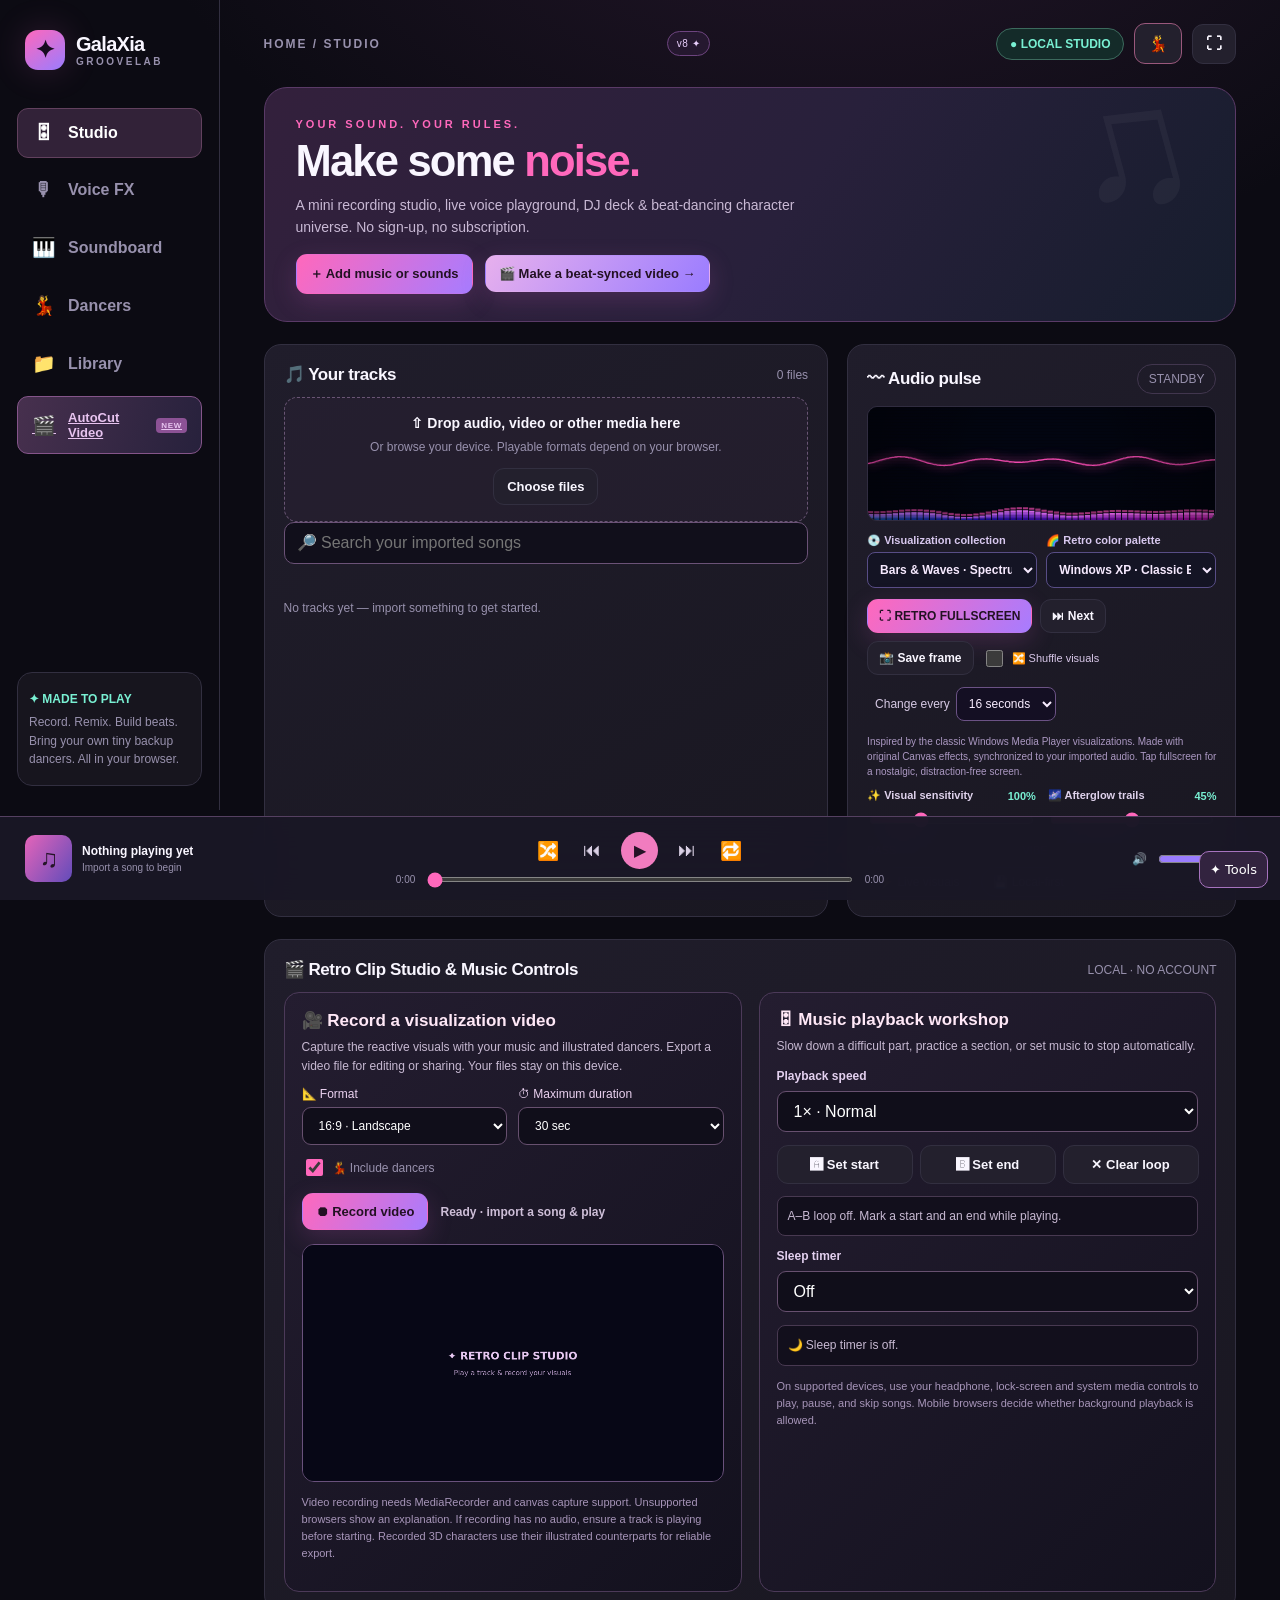
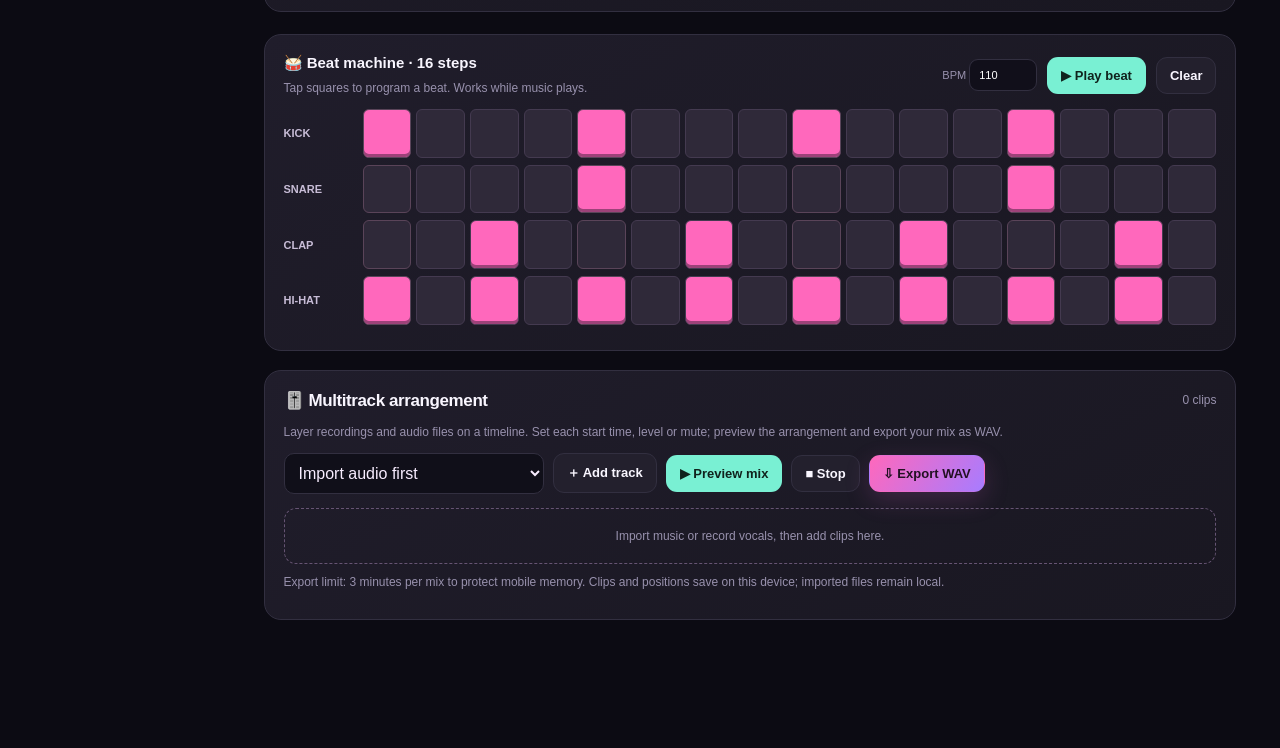
<file: index.html>
<!doctype html>
<html lang="en"><head><meta charset="utf-8"><meta name="viewport" content="width=device-width,initial-scale=1,viewport-fit=cover"><meta name="theme-color" content="#0c0b13"><meta name="apple-mobile-web-app-capable" content="yes"><meta name="apple-mobile-web-app-status-bar-style" content="black-translucent"><link rel="manifest" href="/manifest.webmanifest"><link rel="icon" href="/icon.svg" type="image/svg+xml"><title>GalaXia GrooveLab v7 · Your pocket sound universe</title>
<style>
:root{--bg:#0c0b13;--card:#191723;--card2:#211e2d;--line:#322f40;--text:#f9f6ff;--muted:#9891ad;--pink:#ff68bc;--violet:#9a7cff;--mint:#79f0d3;--orange:#ffb779;--radius:17px;font-family:Inter,ui-sans-serif,-apple-system,BlinkMacSystemFont,"Segoe UI",sans-serif;color-scheme:dark}*{box-sizing:border-box}html,body{margin:0;min-height:100%;background:var(--bg);color:var(--text)}button,input,select{font:inherit}button{color:inherit;cursor:pointer}button:disabled{opacity:.5;cursor:default}button:focus-visible,input:focus-visible,select:focus-visible{outline:2px solid var(--mint);outline-offset:3px}button:active{transform:scale(.97)}.app{display:grid;grid-template-columns:220px minmax(0,1fr);min-height:100vh;padding-bottom:93px;background:radial-gradient(ellipse 720px 510px at 65% -220px,#47274c70,transparent),var(--bg)}.sidebar{padding:24px 17px;border-right:1px solid var(--line);position:sticky;top:0;height:calc(100vh - 90px);min-height:550px;display:flex;flex-direction:column;gap:14px}.brand{display:flex;align-items:center;gap:11px;font-size:20px;font-weight:900;letter-spacing:-.7px;padding:6px 8px 24px}.brand-mark{background:linear-gradient(145deg,var(--pink),var(--violet));color:#170b20;width:40px;height:40px;display:grid;place-items:center;border-radius:13px;font-size:24px;box-shadow:0 0 35px #f56ec82b}.brand small{display:block;font-size:10px;letter-spacing:2.5px;color:var(--muted);font-weight:700}.nav{display:grid;gap:7px}.nav button{border:1px solid transparent;background:transparent;color:var(--muted);border-radius:11px;padding:13px 14px;text-align:left;display:flex;align-items:center;gap:13px;font-weight:650}.nav button.active{background:#322238;border-color:#62415e;color:#fff}.nav button span:first-child{font-size:19px;width:23px;text-align:center}.sidebar-bottom{margin-top:auto;padding:16px 11px;border:1px solid var(--line);border-radius:15px;background:#17151e}.sidebar-bottom strong{font-size:12px;color:var(--mint)}.sidebar-bottom p{font-size:12px;line-height:1.55;color:var(--muted);margin:6px 0 0}.main{padding:23px clamp(16px,3.4vw,52px) 35px;min-width:0;max-width:1570px;width:100%;margin:auto}.top{display:flex;justify-content:space-between;gap:15px;align-items:center;margin-bottom:23px}.breadcrumb{color:var(--muted);font-size:12px;font-weight:750;letter-spacing:2px}.top-right{display:flex;align-items:center;gap:10px}.status{border:1px solid #3c6a5d;background:#142b29;color:var(--mint);padding:8px 13px;font-size:12px;border-radius:30px;font-weight:800}.icon-btn,.btn{border:1px solid var(--line);background:#23202d;border-radius:11px;padding:10px 13px;font-size:13px;font-weight:750}.icon-btn{font-size:16px}.btn.primary{background:linear-gradient(125deg,var(--pink),#a77cff);border-color:transparent;color:#231123;box-shadow:0 8px 25px #b955ad39}.btn.subtle{background:#17151f}.btn.mint{background:var(--mint);color:#10231d;border-color:transparent}.btn.on{border-color:var(--mint);color:var(--mint)}.hero{background:linear-gradient(125deg,#33203c 0%,#28203b 54%,#161d2d 100%);border:1px solid #5a3a67;border-radius:23px;padding:30px 31px 27px;position:relative;overflow:hidden;min-height:188px}.hero:after{content:'♫';font-size:170px;position:absolute;right:43px;top:-38px;color:#ffffff0b;transform:rotate(-15deg);font-weight:900}.eyebrow{text-transform:uppercase;font-size:11px;color:var(--pink);letter-spacing:3px;font-weight:900}.hero h1{margin:9px 0;font-size:clamp(27px,3.4vw,47px);line-height:1.03;letter-spacing:-1.8px;position:relative;z-index:1}.hero p{color:#c9b9d5;max-width:510px;line-height:1.55;margin:11px 0 16px;font-size:14px;position:relative;z-index:1}.section{margin-top:22px}.section-heading{display:flex;align-items:center;justify-content:space-between;gap:12px;margin-bottom:12px}.section-heading h2{font-size:17px;letter-spacing:-.4px;margin:0}.section-heading .hint{font-size:12px;color:var(--muted)}.split{display:grid;grid-template-columns:minmax(0,1.45fr) minmax(260px,1fr);gap:19px}.card{border:1px solid var(--line);background:linear-gradient(150deg,#201d2b,#191721);border-radius:var(--radius);padding:19px;min-width:0}.card h3{font-size:15px;margin:0 0 7px}.card p{color:var(--muted);font-size:12px;line-height:1.5}.drop{border:1.5px dashed #695574;background:#30253a55;padding:16px 14px;border-radius:13px;text-align:center;transition:.2s}.drop.drag{border-color:var(--mint);background:#204a4266}.drop b{font-size:14px}.drop p{margin:6px 0 12px}.muted{color:var(--muted)}.flex{display:flex;align-items:center;gap:10px;flex-wrap:wrap}.space{justify-content:space-between}.track-list{display:grid;gap:7px;margin-top:13px;max-height:178px;overflow-y:auto}.track{width:100%;display:flex;gap:10px;align-items:center;padding:9px 11px;border-radius:10px;background:#272334;border:1px solid transparent;text-align:left}.track.selected{border-color:#af6eae;background:#412c49}.track .type{color:var(--pink);font-size:20px}.track .tr-data{min-width:0;flex:1}.track .tr-data b,.track .tr-data small{display:block;overflow:hidden;text-overflow:ellipsis;white-space:nowrap}.track .tr-data b{font-size:12px}.track .tr-data small{font-size:10px;margin-top:3px;color:var(--muted)}.track .tr-play{color:var(--mint)}.vis{height:115px;width:100%;border-radius:10px;background:linear-gradient(#181826,#0f111c);border:1px solid #302c40;display:block}.meter-label{display:flex;justify-content:space-between;color:var(--muted);font-size:11px;margin-top:10px}.pill{border:1px solid #41364e;border-radius:22px;padding:7px 11px;font-size:12px;color:var(--muted)}.seq-scroll{overflow-x:auto;padding-bottom:6px}.seq{min-width:535px;display:grid;gap:7px}.seq-row{display:grid;grid-template-columns:74px repeat(16,minmax(0,1fr));align-items:center;gap:5px}.seq-name{font-size:11px;font-weight:800;color:#c8bdd7}.seq-cell{aspect-ratio:1;border:1px solid #443a50;border-radius:6px;background:#2f2939;min-width:0;padding:0}.seq-cell:nth-child(4n+2){border-color:#5a4459}.seq-cell.hit{background:var(--pink);box-shadow:inset 0 -3px 0 #9d4279}.seq-cell.current{outline:2px solid var(--mint);outline-offset:1px}.seq-controls{display:flex;align-items:center;justify-content:space-between;gap:8px;margin-bottom:12px;flex-wrap:wrap}.bpm{width:68px;padding:9px;border-radius:9px;background:#110f1a;color:white;border:1px solid var(--line)}.voice-grid{display:grid;grid-template-columns:1.25fr .9fr;gap:18px}.fx-cards{display:grid;grid-template-columns:repeat(4,minmax(0,1fr));gap:9px}.fx-item{min-height:83px;display:flex;flex-direction:column;align-items:center;justify-content:center;gap:8px;background:#2a2536;border:1px solid #46374c;border-radius:12px;font-size:12px;font-weight:800}.fx-item em{font-size:25px;font-style:normal}.fx-item.active{background:linear-gradient(130deg,#51335f,#49344e);border-color:var(--pink);color:#ffd9f2}.switch{display:inline-flex;align-items:center;gap:8px;font-size:12px;color:var(--muted)}.switch input{accent-color:var(--pink);width:17px;height:17px}.slider-label{display:flex;justify-content:space-between;font-size:12px;font-weight:750;color:#ddd2e9}.slider{width:100%;accent-color:var(--pink);margin:12px 0}.record-light{color:#ff8ba8;font-size:12px;font-weight:800}.pad-grid{display:grid;grid-template-columns:repeat(4,1fr);gap:11px}.pad{border:1px solid #57465e;border-bottom-width:5px;background:linear-gradient(145deg,#44334c,#292237);border-radius:15px;height:117px;display:flex;flex-direction:column;align-items:center;justify-content:center;gap:8px;font-size:24px;position:relative}.pad strong{font-size:12px}.pad small{font-size:10px;color:#bcadc8}.pad:nth-child(4n+2){background:linear-gradient(145deg,#304f58,#24323d);border-color:#447b85}.pad:nth-child(4n+3){background:linear-gradient(145deg,#4a3b66,#29233f);border-color:#766099}.pad:nth-child(4n+4){background:linear-gradient(145deg,#5d3d32,#37272c);border-color:#976d60}.pad.pressed{transform:scale(.95);filter:brightness(1.5)}.pad-set{margin-top:9px;display:flex;justify-content:center;gap:8px;flex-wrap:wrap}.pad-select{width:100%;background:#211c2c;border:1px solid var(--line);color:#ebddeb;border-radius:11px;padding:9px}.avatar-form{display:grid;grid-template-columns:1fr 1fr;gap:12px}.form-group label{display:block;font-size:11px;color:var(--muted);font-weight:750;margin-bottom:6px}.form-group select,.form-group input[type=text]{width:100%;background:#17131f;border:1px solid #4a4157;border-radius:9px;color:#fff;padding:11px}.form-group input[type=color]{width:100%;height:39px;border:1px solid #4a4157;padding:4px;border-radius:9px;background:#17131f}.form-group.wide{grid-column:1/-1}.avatar-preview{display:grid;place-items:center;min-height:250px;background:radial-gradient(ellipse,#493054,#181821 72%);border:1px solid #52415a;border-radius:14px;overflow:hidden}.avatar-preview svg{width:176px;height:232px;filter:drop-shadow(0 9px 13px #0008)}.avatar-float{position:fixed;z-index:60;left:40%;top:50%;width:120px;height:169px;pointer-events:auto;cursor:grab;user-select:none;touch-action:none;filter:drop-shadow(0 5px 12px #000a);transform-origin:center bottom;transition:opacity .3s}.avatar-float:active{cursor:grabbing}.avatar-float svg,.avatar-float canvas{width:100%;height:100%;display:block}.avatar-canvas{background:transparent;pointer-events:none}.avatar-preview canvas{height:250px;width:200px;max-width:100%;filter:drop-shadow(0 10px 15px #0008)}.avatar-float .sprite-arm-left,.avatar-float .sprite-arm-right{transform-box:fill-box;transform-origin:center top}.avatar-float.dancing .sprite-arm-left{animation:groove-arm .64s ease-in-out infinite alternate}.avatar-float.dancing .sprite-arm-right{animation:groove-arm .71s ease-in-out infinite alternate-reverse}@keyframes groove-arm{from{transform:rotate(-12deg)}to{transform:rotate(16deg)}}.avatar-float.dancing{will-change:transform}.avatar-float .name-tag{position:absolute;bottom:-9px;left:50%;transform:translateX(-50%);white-space:nowrap;font-weight:800;color:#fff;background:#271c36c9;border-radius:13px;padding:3px 8px;font-size:10px}.avatar-float.hidden{opacity:0;pointer-events:none}@keyframes dance{from{transform:rotate(-7deg) translateY(0) scale(1)}to{transform:rotate(7deg) translateY(-12px) scale(1.03)}}.avatar-float:nth-of-type(2n){animation-delay:-.19s}.library-list{display:grid;gap:10px}.library-item{display:flex;gap:12px;align-items:center;padding:13px;border-radius:12px;border:1px solid var(--line);background:#262131}.library-item .file-icon{font-size:25px}.library-item strong{display:block;font-size:12px;overflow-wrap:anywhere}.library-item small{display:block;color:var(--muted);font-size:11px;margin-top:3px}.library-item div:nth-child(2){flex:1;min-width:0}.library-item .mini{font-size:11px;border-radius:8px;border:1px solid var(--line);background:#352b41;padding:7px}.transport{position:fixed;left:0;right:0;bottom:0;z-index:50;min-height:84px;padding:13px 25px;background:#1a1726f5;border-top:1px solid #554061;display:grid;grid-template-columns:minmax(175px,1fr) minmax(230px,1.4fr) minmax(120px,1fr);align-items:center;gap:22px;backdrop-filter:blur(25px)}.songinfo{display:flex;align-items:center;gap:10px;min-width:0}.cover{height:47px;width:47px;display:grid;place-items:center;border-radius:10px;background:linear-gradient(125deg,#e564b9,#624cba);color:#251528;font-size:25px;flex-shrink:0}.songinfo strong,.songinfo small{display:block;white-space:nowrap;overflow:hidden;text-overflow:ellipsis}.songinfo strong{font-size:12px}.songinfo small{font-size:10px;margin-top:4px;color:var(--muted)}.transport-core{min-width:0}.transport-buttons{display:flex;align-items:center;justify-content:center;gap:16px}.transport-buttons button{border:0;background:none;color:#dad0e5;font-size:18px;padding:4px}.transport-buttons .play{height:37px;width:37px;background:#f17cbf;color:#261327;border-radius:50%;font-size:16px}.transport-buttons .active{color:var(--mint)}.progress{display:flex;align-items:center;gap:10px;color:var(--muted);font-size:10px;margin-top:5px}.progress input{flex:1;min-width:0;accent-color:var(--pink);height:5px}.transport-side{display:flex;align-items:center;justify-content:flex-end;gap:9px;font-size:12px;color:var(--muted)}.transport-side input{max-width:95px;accent-color:var(--violet)}.toast{position:fixed;z-index:100;top:22px;left:50%;transform:translateX(-50%);max-width:min(95vw,500px);background:#342644;border:1px solid #a96aaf;color:#fff;padding:13px 20px;border-radius:13px;box-shadow:0 14px 35px #0008;font-size:13px;pointer-events:none}.hidden-section{display:none}.help{border-left:3px solid var(--pink);padding:12px 14px;background:#2b2334;border-radius:3px 11px 11px 3px;color:#cdbdd4;line-height:1.6;font-size:12px}.small{font-size:11px}.outline{border:1px solid #50445b;border-radius:12px;padding:12px;background:#231f2d}.grow{flex:1}.kbd{font:700 10px monospace;border:1px solid #51465d;padding:2px 5px;border-radius:5px;color:#bfb4cc}.spacer{height:11px}@media(max-width:940px){.app{grid-template-columns:75px 1fr}.sidebar{padding:18px 9px}.brand{justify-content:center;padding:6px 0 20px}.brand>span:last-child,.nav button .nav-text,.sidebar-bottom{display:none}.nav button{justify-content:center;padding:12px 6px}.nav button span:first-child{font-size:22px}.split,.voice-grid{grid-template-columns:1fr}.main{padding:22px 22px 40px}}@media(max-width:600px){.app{display:block;padding-bottom:145px}.sidebar{height:auto;min-height:0;position:sticky;top:0;background:#15121ff5;z-index:40;display:flex;flex-direction:row;align-items:center;justify-content:space-between;border-right:0;border-bottom:1px solid var(--line);padding:8px 10px;gap:5px}.brand{padding:0;font-size:0}.brand-mark{height:35px;width:35px;font-size:20px}.nav{display:flex;gap:3px}.nav button{padding:7px 8px}.nav button span:first-child{font-size:19px}.main{padding:16px 13px 30px}.top{margin-bottom:14px}.status{font-size:10px;padding:7px}.hero{padding:25px 18px;min-height:0}.hero h1{font-size:31px}.hero:after{right:0;font-size:125px}.card{padding:14px}.fx-cards{grid-template-columns:repeat(3,1fr)}.pad-grid{grid-template-columns:repeat(2,1fr)}.transport{grid-template-columns:1fr 1fr;gap:5px 10px;padding:9px 12px 12px;min-height:129px}.transport-core{grid-column:1/-1;grid-row:2}.transport-side{grid-column:2;grid-row:1}.transport-side input{width:65px}.songinfo .cover{height:36px;width:36px}.transport-buttons{gap:25px}.seq{min-width:560px}.section{margin-top:17px}.avatar-float{width:90px;height:129px}.avatar-form{gap:8px}}@media(prefers-reduced-motion:reduce){.avatar-float.dancing{animation:none}}

/* Multi-track arrangement */
.arrange-panel{margin-top:19px}.arrange-toolbar{display:flex;align-items:center;gap:9px;flex-wrap:wrap;margin:12px 0 14px}.arrange-toolbar select{max-width:260px;min-width:170px;flex:1;background:#100f19;color:#f8edff;border:1px solid var(--line);border-radius:10px;padding:10px}.arrange-tracks{display:grid;gap:9px}.arrange-row{display:grid;grid-template-columns:minmax(145px,200px) 1fr;gap:11px;padding:10px;background:#25202f;border:1px solid #453951;border-radius:13px}.arrange-controls{display:flex;gap:8px;flex-wrap:wrap;align-items:center;margin-top:8px}.arrange-controls label{font-size:11px;color:#c7b9d1;display:flex;align-items:center;gap:5px}.arrange-controls input[type=number]{width:63px;background:#14111e;border:1px solid #42354d;border-radius:7px;color:white;padding:5px}.arrange-controls input[type=range]{max-width:90px;width:73px;accent-color:var(--pink)}.arrange-name{font-size:12px;font-weight:800;white-space:nowrap;overflow:hidden;text-overflow:ellipsis}.arrange-wave{width:100%;height:68px;border:1px solid #4e3d5e;border-radius:9px;background:#161223}.arrange-empty{text-align:center;color:var(--muted);padding:20px;border:1px dashed #665473;border-radius:12px;font-size:12px}.arrange-headnote{font-size:11px;color:var(--muted);margin:9px 0}.arrange-row .mini{background:#3b273b;border:1px solid #73536b;color:#f8d8eb;border-radius:7px}.arrange-row.muted-clip{opacity:.52}@media(max-width:760px){.arrange-row{grid-template-columns:1fr}.arrange-toolbar select{max-width:none;flex:1 1 100%}}

/* Overlapping dancers: in-page on phones, true PiP on supported browsers. */
.crew-options{margin-top:15px;display:flex;align-items:center;gap:10px;flex-wrap:wrap}.crew-options label{font-size:12px;color:#ddd1ee;font-weight:750}.crew-options select{border:1px solid #5e4a75;border-radius:9px;padding:10px;color:#fff;background:#181324;min-width:165px}.crew-hint{color:#a9a0bc;line-height:1.5;font-size:12px;margin:11px 0 0}.pocket-demo{margin-top:13px;padding:12px;border:1px solid #6b4576;border-radius:14px;background:#241d30;display:flex;gap:12px;align-items:center;flex-wrap:wrap}.pocket-demo video{width:114px;height:155px;object-fit:cover;border-radius:12px;background:#151120}.pocket-demo div{flex:1;min-width:170px}.pocket-demo strong{display:block;font-size:13px;color:#f9daff}.pocket-demo p{font-size:12px;line-height:1.5;margin:7px 0}.pocket-demo .btn{margin-top:5px}.crew-shortcut{font-size:16px}.crew-shortcut.selected{color:#ff68bc;border-color:#9a587c}#pocketPreview[hidden]{display:none!important}
.avatar-preview{min-height:280px}.avatar-preview svg{height:250px;width:184px}.avatar-float{width:128px;height:186px}.avatar-float canvas{filter:drop-shadow(0 6px 9px #000a)}@media(max-width:600px){.avatar-float{width:96px;height:143px}}.avatar-form label.switch{margin-top:5px;display:flex;align-items:center;gap:9px;color:#d5c4e5}.avatar-form label.switch input{accent-color:var(--pink)}#renderMode{border-color:#be65a6!important;background:#322139!important}.avatar-preview svg,.avatar-preview canvas{animation:char-reveal .35s ease-out}@keyframes char-reveal{from{opacity:0;transform:translateY(10px)}to{opacity:1;transform:translateY(0)}}

/* GrooveLab rhythmic choreography */
.dance-control-grid{width:100%;display:grid;grid-template-columns:repeat(2,minmax(0,1fr));gap:12px;margin:10px 0 4px;padding:14px;border:1px solid #6e507a;background:linear-gradient(140deg,#251a32,#171424);border-radius:14px}
.dance-control{display:flex;flex-direction:column;gap:7px;min-width:0}.dance-control select,.dance-control input[type=number]{padding:11px 9px;background:#100e1a;color:#fef8ff;border:1px solid #624b77;border-radius:8px;width:100%;min-width:0}.dance-control input[type=range]{width:100%;accent-color:#ff68bc;margin:9px 0 6px}.dance-control label{font-size:12px;color:#e9d8f5;font-weight:700}
.rhythm-dashboard{display:flex;width:100%;align-items:center;gap:10px;border:1px solid #473951;border-radius:12px;padding:10px 12px;background:#13111f;font-size:12px;flex-wrap:wrap}.rhythm-dashboard strong{flex:1;min-width:100px;color:#f5eafa}.rhythm-dashboard span#rhythmTempo{color:#d8b9f8;font-size:11px;font-variant-numeric:tabular-nums;white-space:nowrap}.rhythm-dashboard button{padding:7px 9px;font-size:11px}.beat-lamp{width:12px;height:12px;border-radius:100%;background:#544563;border:1px solid #9383a5;box-shadow:0 0 0 transparent;transition:background .08s,box-shadow .08s,transform .08s}.beat-lamp.hit{background:#ff68bc;box-shadow:0 0 16px #ff68bca8;transform:scale(1.34)}
.avatar-sprite .sprite-arm-left,.avatar-sprite .sprite-arm-right,.avatar-sprite .sprite-leg-left,.avatar-sprite .sprite-leg-right,.avatar-sprite .sprite-head{will-change:transform;transform-box:view-box}
.avatar-sprite .sprite-arm-left{transform-origin:39px 66px}.avatar-sprite .sprite-arm-right{transform-origin:80px 66px}.avatar-sprite .sprite-leg-left{transform-origin:45px 110px}.avatar-sprite .sprite-leg-right{transform-origin:76px 110px}.avatar-sprite .sprite-head{transform-origin:60px 66px}
.avatar-float{touch-action:none;user-select:none;filter:drop-shadow(0 10px 18px #000a)}.avatar-float .avatar-sprite{overflow:visible}.avatar-float .name-tag{pointer-events:none}
@media(max-width:600px){.dance-control-grid{grid-template-columns:1fr}.rhythm-dashboard{justify-content:flex-start}.rhythm-dashboard strong{min-width:135px}}

/* Retro desktop media player visualizations — original XP-era inspired styles */
.retro-controls{margin-top:13px;display:grid;grid-template-columns:1fr 1fr;gap:9px}
.retro-controls label{font-size:11px;font-weight:780;color:#d8c8ef;display:flex;flex-direction:column;gap:5px;min-width:0}
.retro-controls select{width:100%;min-width:0;border:1px solid #584d86;background:#141424;border-radius:8px;color:#f7eaff;padding:9px 8px;font-size:12px}
.retro-actions{display:flex;align-items:center;flex-wrap:wrap;gap:8px;margin-top:11px}
.retro-actions .btn{font-size:12px;padding:9px 11px}
.retro-actions .switch{font-size:11px;color:#d8c7e9;display:flex;align-items:center;gap:6px}
.retro-actions input{accent-color:#ff68bc}
.retro-theme-label{font-size:10px;color:#ab98c2;margin-top:9px;line-height:1.5}
.visual-stage{position:fixed;inset:0;z-index:9500;background:#03040d;display:flex;flex-direction:column;overflow:hidden}
.visual-stage[hidden]{display:none!important}
.visual-stage canvas{height:100%;width:100%;flex:1;min-height:0;display:block;touch-action:manipulation}
.visual-stage .retro-titlebar{flex:0 0 auto;display:flex;gap:10px;align-items:center;justify-content:space-between;position:relative;z-index:2;padding:max(env(safe-area-inset-top),10px) 13px 10px;background:linear-gradient(180deg,#345181 0%,#132651 45%,#0a142f 100%);border-bottom:1px solid #7189ba;box-shadow:0 3px 13px #000b}
.visual-stage .retro-titlebar strong{font-family:Tahoma,Verdana,sans-serif;font-size:13px;letter-spacing:.2px;color:#f1f6ff;text-shadow:1px 1px #020b19}
.visual-stage .retro-titlebar small{display:block;color:#b7cef7;font-size:10px;letter-spacing:1px}
.visual-stage .retro-close{color:white;background:linear-gradient(#ff9d92,#c74245);border:1px solid #ffb6b5;border-radius:5px;font-weight:900;padding:7px 12px;cursor:pointer}
.visual-stage .retro-playbar{position:relative;z-index:2;display:flex;flex-wrap:wrap;align-items:center;gap:8px;padding:9px 12px max(env(safe-area-inset-bottom),10px);background:linear-gradient(#223965,#091328);border-top:1px solid #6786bb}
.visual-stage .retro-playbar button,.visual-stage .retro-playbar select{background:linear-gradient(#355789,#172947);border:1px solid #6682b5;border-radius:7px;color:#f6faff;padding:7px 10px;font-size:12px;cursor:pointer}
.visual-stage .retro-playbar select{max-width:160px}
.visual-stage .retro-playbar .retro-track-title{font-size:11px;flex:1;min-width:95px;text-overflow:ellipsis;overflow:hidden;white-space:nowrap;color:#e3d9fb}
.retro-badge{display:inline-block;padding:3px 6px;border-radius:3px;color:#d8f0ff;border:1px solid #4e6a98;background:#101e39;font:10px Tahoma,Verdana,sans-serif}
.avatar-sprite .sprite-torso,.avatar-sprite .sprite-forearm-left,.avatar-sprite .sprite-forearm-right,.avatar-sprite .sprite-shin-left,.avatar-sprite .sprite-shin-right,.avatar-sprite .sprite-hair-back{will-change:transform;transform-box:view-box}
.avatar-sprite .sprite-torso{transform-origin:60px 100px}.avatar-sprite .sprite-forearm-left{transform-origin:28px 86px}.avatar-sprite .sprite-forearm-right{transform-origin:91px 87px}.avatar-sprite .sprite-shin-left{transform-origin:44px 134px}.avatar-sprite .sprite-shin-right{transform-origin:78px 134px}.avatar-sprite .sprite-hair-back{transform-origin:60px 30px}
@media(max-width:600px){.retro-controls{grid-template-columns:1fr 1fr}.visual-stage .retro-playbar{gap:6px}.visual-stage .retro-playbar select{max-width:130px}.visual-stage .retro-titlebar strong{font-size:12px}}

.release-mark{display:inline-flex;border:1px solid #6d447f;border-radius:30px;padding:6px 9px;font-size:10px;color:#ead0fd;background:#25182f;letter-spacing:.5px;white-space:nowrap}
/* 2026 GrooveLab Dance Lab */
.dance-lab-tools{display:flex;gap:10px;align-items:center;flex-wrap:wrap;margin-top:18px;padding:12px 14px;border:1px solid #62406e;border-radius:14px;background:linear-gradient(125deg,#331b3a,#171322)}
.dance-lab-tools .dance-now{font-size:12px;color:#d6bce5;flex:1 1 150px;font-variant-numeric:tabular-nums}
.avatar-picked{border-radius:12px;border:1px solid #ff68bc!important;background:#42243d!important;box-shadow:0 0 14px #ff68bc27}
#crewList .crew-item{display:flex;align-items:center;gap:10px;flex-wrap:wrap}
#crewList .crew-item .crew-buttons{display:flex;align-items:center;gap:7px;margin-left:auto}
#crewList .crew-item .crew-buttons .mini{min-height:37px;min-width:37px}
#saveAvatar:not(:disabled){border-color:#bd79de;color:#fce7ff}
.retro-interval{display:inline-flex;align-items:center;gap:6px;font-size:12px;color:#d7cae5;margin:4px 8px}
.retro-interval select{border:1px solid #6b5285;border-radius:8px;background:#140f23;color:#f9edff;padding:8px}
.avatar-sprite .sprite-wings{transform-origin:60px 82px;transform-box:view-box;will-change:transform}
@media(max-width:600px){.dance-lab-tools{flex-direction:column;align-items:stretch}.dance-lab-tools .dance-now{flex:0 1 auto}}

/* v7 Retro clip recording & precision playback - compact on iPhone */
.track-search{width:100%;margin:0 0 10px;padding:11px 12px;border:1px solid #6b5277;border-radius:10px;background:#110f1b;color:#f5eaf9}#trackList .track[hidden]{display:none!important}

.retro-enhancers{display:grid;grid-template-columns:repeat(2,minmax(0,1fr));gap:12px;padding:10px 0 4px}
.retro-enhancers label{display:flex;flex-wrap:wrap;align-items:center;gap:8px;color:#dfd2ec;font-size:11px;font-weight:700}
.retro-enhancers output{margin-left:auto;color:var(--mint)}.retro-enhancers input{width:100%;accent-color:var(--pink)}
.v7-tools .extras-wrap{display:grid;grid-template-columns:repeat(2,minmax(0,1fr));gap:17px}
.extras-panel{min-width:0;border:1px solid #4c3a59;background:linear-gradient(135deg,#241d30,#13111e);padding:17px;border-radius:15px}
.extras-panel h3{font-size:17px;margin:0 0 7px;color:#ffe8f7}
.extras-panel p{color:#c7b9d2;font-size:12px;line-height:1.55;margin:5px 0 12px}
.extras-inputs{gap:11px;align-items:end}.extras-inputs>label:not(.switch){display:grid;gap:6px;color:#ebd2f0;font-size:12px;flex:1;min-width:135px}
.extras-inputs .switch{align-self:center;font-size:12px;display:flex;align-items:center;gap:6px}
.extras-inputs select,.extras-control select{background:#100e1a;color:white;padding:10px 12px;border:1px solid #67506f;border-radius:9px;width:100%}
.extras-actions{align-items:center;gap:12px;margin:14px 0}.clip-indicator{color:#cdbed7;font-size:12px;font-weight:700}.clip-indicator.recording{color:#ff777b}
#clipCanvas{width:100%;height:auto;aspect-ratio:16/9;border-radius:12px;background:#070713;border:1px solid #69517c;display:block;max-height:430px;object-fit:contain}
#clipCanvas.tall{aspect-ratio:9/16;max-width:270px;margin:auto}
.clip-result{margin-top:12px;display:flex;gap:9px;align-items:center;flex-wrap:wrap}
.clip-result[hidden]{display:none}.clip-result strong{font-size:12px;color:#f7e3ff}.clip-result a{text-decoration:none}.clip-result small{display:block;width:100%;color:#b9a9c5}
.extras-control{display:grid;gap:8px;margin:13px 0}.extras-control label{font-size:12px;color:#e3d0ef;font-weight:750}
.loop-buttons{gap:7px;flex-wrap:wrap;margin:12px 0}.loop-buttons .btn{flex:1 1 90px;padding:11px 9px}
.loop-status{font-variant-numeric:tabular-nums;border:1px solid #483951;padding:10px;border-radius:8px;background:#120f1c;min-height:36px}
.extras-disclaimer{font-size:11px!important;color:#a795b9!important;margin-top:12px!important}
@media(max-width:920px){.v7-tools .extras-wrap{grid-template-columns:1fr}}
@media(max-width:540px){.retro-enhancers{grid-template-columns:1fr}.extras-panel{padding:12px}.extras-actions{flex-wrap:wrap}.extras-inputs>label:not(.switch){min-width:115px}}

/* v8: stage-separated high-fidelity character art, no UI-blocking sprites in character editor */
body.editing-dancers:not(.allow-overlay-edit) #floatingCrew{visibility:hidden!important;pointer-events:none!important}
#floatingCrew .avatar-float{contain:layout style}
.avatar-art{display:block;max-width:100%;max-height:100%;width:100%;height:100%;object-fit:contain;object-position:center bottom;pointer-events:none;transform-origin:50% 56%;will-change:transform,filter;user-select:none}
.avatar-float:has(>.avatar-art){width:clamp(86px,10vw,138px);height:clamp(144px,20vw,235px);display:flex;flex-direction:column-reverse;align-items:center;justify-content:end}
.avatar-float .name-tag{flex:none;order:-1}
.avatar-preview:has(.avatar-art){min-height:360px;background:radial-gradient(ellipse 60% 75% at 50% 50%,#55315d99 0%,#1b1729 82%)}
.avatar-preview .avatar-art{width:auto;height:325px;max-width:95%;filter:drop-shadow(0 12px 18px #0009)}
.art-image-tools{border:1px solid #64456e;padding:13px;border-radius:15px;background:#20182b;display:flex;flex-direction:column;gap:9px}
.art-image-tools>select{width:100%;min-width:0;color:#fff;background:#14101e;border:1px solid #594363;border-radius:10px;padding:10px}
.art-upload-actions{display:flex;gap:9px;flex-wrap:wrap;align-items:center}
.art-upload-actions>.btn{font-size:12px;font-weight:750;padding:9px;cursor:pointer}
.art-mode-note,.stage-caption{font-size:12px;line-height:1.5;color:#c5b8d1;margin:12px 0 14px}
.stage-heading{margin-top:23px!important;margin-bottom:10px!important}
.dance-stage{height:280px;position:relative;overflow:hidden;border:1px solid #765077;border-radius:16px;background:radial-gradient(ellipse at 50% 82%,#45263d 1%,#1a1527 62%,#0e1020 100%)}
.dance-stage:before{content:"";position:absolute;inset:auto -15% 0;height:39%;background:linear-gradient(0deg,#c95a9f22,transparent);border-top:1px solid #ce70b255;transform:perspective(280px) rotateX(24deg);pointer-events:none}
.dance-stage .stage-avatar{position:absolute!important;top:auto!important;bottom:9px!important;height:232px!important;width:101px!important;margin-left:-50px;z-index:3!important;cursor:pointer;opacity:1!important;pointer-events:auto!important;transform-origin:center bottom}
.dance-stage .stage-avatar .avatar-art{height:100%;width:100%;object-fit:contain;object-position:center bottom}
.dance-stage .stage-avatar .name-tag{font-size:10px;max-width:100%;background:#221127cf;position:absolute;bottom:-2px;left:50%;transform:translateX(-50%);white-space:nowrap;z-index:4;padding:3px 8px}
.dance-stage .stage-avatar svg,.dance-stage .stage-avatar canvas{width:100%;height:100%;max-width:100%;max-height:100%}
.dance-stage .stage-empty{position:absolute;inset:0;display:grid;place-items:center;margin:0;text-align:center;padding:25px;color:#b39fb9;font-size:13px}
#floatingSize{max-width:250px;width:150px;accent-color:#ff68bc}#floatingSizeLabel{font-size:12px;color:#f3d0ec}.overlay-edit-toggle{padding:8px 4px;color:#e7c6db!important;font-size:12px}
@media(max-width:700px){.dance-stage{height:225px}.dance-stage .stage-avatar{height:168px!important;width:69px!important;margin-left:-34px}.avatar-preview:has(.avatar-art){min-height:290px}.avatar-preview .avatar-art{height:268px}.avatar-float:has(>.avatar-art){width:89px;height:171px}.art-upload-actions .btn{font-size:11px}}

/* Adult-proportioned vector rig loaded from the existing GrooveSprite module */
.avatar-preview svg.avatar-adult{width:178px;height:310px;max-width:100%;filter:drop-shadow(0 10px 18px #0009)}
.avatar-float .avatar-sprite.avatar-adult .sprite-arm-left{transform-origin:56px 116px}
.avatar-float .avatar-sprite.avatar-adult .sprite-arm-right{transform-origin:104px 116px}
.avatar-sprite.avatar-adult .sprite-leg-left{transform-origin:67px 174px}
.avatar-sprite.avatar-adult .sprite-leg-right{transform-origin:94px 174px}
.avatar-sprite.avatar-adult .sprite-shin-left{transform-origin:60px 244px}
.avatar-sprite.avatar-adult .sprite-shin-right{transform-origin:98px 244px}
.avatar-sprite.avatar-adult .sprite-head{transform-origin:81px 111px}
.avatar-sprite.avatar-adult .sprite-torso{transform-origin:80px 176px}
.avatar-sprite.avatar-adult .sprite-hair-back{transform-origin:81px 51px}
.avatar-sprite.avatar-adult .sprite-forearm-left{transform-origin:45px 154px}
.avatar-sprite.avatar-adult .sprite-forearm-right{transform-origin:115px 154px}
@media(max-width:700px){.avatar-preview svg.avatar-adult{height:275px}}
.avatar-male .sprite-head{transform-origin:81px 109px!important}.avatar-male .sprite-arm-left{transform-origin:56px 119px!important}.avatar-male .sprite-arm-right{transform-origin:104px 119px!important}.avatar-male .sprite-forearm-left{transform-origin:43px 155px!important}.avatar-male .sprite-forearm-right{transform-origin:117px 155px!important}.avatar-male .sprite-leg-left{transform-origin:68px 175px!important}.avatar-male .sprite-leg-right{transform-origin:94px 175px!important}.avatar-male .sprite-shin-left{transform-origin:60px 244px!important}.avatar-male .sprite-shin-right{transform-origin:98px 244px!important}.avatar-male .sprite-torso{transform-origin:80px 175px!important}
.nav .autocut-nav{border:1px solid #85558a;background:linear-gradient(105deg,#47304e,#27213c);color:#e7c3ef;border-radius:11px;padding:13px 14px;display:flex;align-items:center;gap:13px;font-weight:750;font-size:13px;cursor:pointer}.nav .autocut-nav>span:first-child{font-size:19px;width:23px;text-align:center}.nav .autocut-nav .new{margin-left:auto;background:#8c5295;padding:3px 5px;border-radius:4px;font-size:8px;letter-spacing:.7px}.autocut-launch{display:inline-flex;align-items:center;text-decoration:none;margin-left:8px;background:linear-gradient(125deg,#e7b0ed,#9a7cff)!important}
@media(max-width:640px){.autocut-launch{margin:10px 0 0;display:flex;justify-content:center}.nav .autocut-nav{padding:12px 9px}.nav .autocut-nav .new{display:none}}
</style></head><body>
<div class="app"><aside class="sidebar"><div class="brand"><span class="brand-mark">✦</span><span>GalaXia<small>GROOVELAB</small></span></div><nav class="nav" aria-label="Studio sections"><button class="active" data-view="studio" title="Studio"><span>🎛</span><span class="nav-text">Studio</span></button><button data-view="voice" title="Voice FX"><span>🎙</span><span class="nav-text">Voice FX</span></button><button data-view="pads" title="Sampler"><span>🎹</span><span class="nav-text">Soundboard</span></button><button data-view="avatars" title="Characters"><span>💃</span><span class="nav-text">Dancers</span></button><button data-view="library" title="Library"><span>📁</span><span class="nav-text">Library</span></button><a class="autocut-nav" href="./autocut/" title="Open beat-synced video editor"><span>🎬</span><span class="nav-text">AutoCut Video</span><span class="new">NEW</span></a></nav><div class="sidebar-bottom"><strong>✦ MADE TO PLAY</strong><p>Record. Remix. Build beats. Bring your own tiny backup dancers. All in your browser.</p></div></aside>
<main class="main"><div class="top"><span class="breadcrumb" id="breadcrumb">HOME / STUDIO</span><span class="release-mark" title="Dance Lab + Retro Visualizer update">v8 ✦</span><div class="top-right"><span class="status" id="deviceStatus">● LOCAL STUDIO</span><button class="icon-btn crew-shortcut" id="crewQuick" title="Toggle dancers over the page" aria-label="Toggle dancers over the page" aria-pressed="true">💃</button><button class="icon-btn" id="fullscreen" title="Toggle fullscreen" aria-label="Toggle fullscreen">⛶</button></div></div>
<section id="studio" class="view"><div class="hero"><div class="eyebrow">YOUR SOUND. YOUR RULES.</div><h1>Make some <span style="color:var(--pink)">noise.</span></h1><p>A mini recording studio, live voice playground, DJ deck & beat-dancing character universe. No sign-up, no subscription.</p><button class="btn primary" id="heroImport">＋ Add music or sounds</button> <a class="btn primary autocut-launch" href="./autocut/">🎬 Make a beat-synced video →</a></div><div class="split section"><div class="card"><div class="section-heading"><h2>🎵 Your tracks</h2><span class="hint" id="trackCount">0 files</span></div><div class="drop" id="dropzone"><b>⇧ Drop audio, video or other media here</b><p>Or browse your device. Playable formats depend on your browser.</p><button class="btn" id="browse">Choose files</button></div><div class="track-list" id="trackList"><p>No tracks yet — import something to get started.</p></div></div><div class="card"><div class="section-heading"><h2>〰 Audio pulse</h2><span class="pill" id="vizState">STANDBY</span></div><canvas id="visualizer" class="vis" aria-label="Live audio visualizer with eight retro styles"></canvas><div class="retro-controls"><label for="visualMode">💿 Visualization collection<select id="visualMode"><option value="bars">Bars & Waves · Spectrum</option><option value="alchemy">Alchemy · Liquid Orbs</option><option value="battery">Battery · Pulse Blocks</option><option value="ambience">Ambience · Dream Swirl</option><option value="starfield">Starfield · Space Warp</option><option value="plasma">Musical Colors · Plasma</option><option value="tunnel">Neon Tunnel · 2002</option><option value="ribbons">XP Ribbon Trails</option><option value="bloom">Electric Sunburst</option><option value="fountain">Spectrum Fountain</option><option value="matrix">Digital Rain</option><option value="scope">Oscilloscope · Waves</option></select></label><label for="visualPalette">🌈 Retro color palette<select id="visualPalette"><option value="classic">Windows XP · Classic Blue</option><option value="cotton">Cotton Candy · Pink</option><option value="fire">Firestorm · Orange</option><option value="ocean">Ocean Mist · Aqua</option><option value="neon">Y2K · Neon Club</option><option value="monochrome">Moonlight · Silver</option><option value="aero">Aero ice</option><option value="candy">Neon candy</option></select></label></div><div class="retro-actions"><button id="visualFullscreen" class="btn primary" type="button">⛶ RETRO FULLSCREEN</button><button id="visualNext" class="btn" type="button" title="Next visualization">⏭ Next</button><button class="btn" id="visualCapture" type="button" title="Save visualizer image">📸 Save frame</button><label class="switch"><input type="checkbox" id="visualRandom"> 🔀 Shuffle visuals</label><label class="retro-interval" for="visualInterval">Change every <select id="visualInterval"><option value="8000">8 seconds</option><option value="16000" selected>16 seconds</option><option value="30000">30 seconds</option><option value="60000">1 minute</option></select></label></div><div class="retro-theme-label">Inspired by the classic Windows Media Player visualizations. Made with original Canvas effects, synchronized to your imported audio. Tap fullscreen for a nostalgic, distraction-free screen.</div><div class="retro-enhancers"><label for="visualGain">✨ Visual sensitivity <output id="visualGainLabel">100%</output><input id="visualGain" type="range" min="25" max="280" value="100" step="5"></label><label for="visualTrails">🌌 Afterglow trails <output id="visualTrailsLabel">45%</output><input id="visualTrails" type="range" min="0" max="90" value="45" step="5"></label></div><div class="meter-label"><span>BASS</span><span>VIBE</span><span>TREBLE</span></div><div class="spacer"></div><div class="flex"><span class="pill">⚡ Live visuals</span><span class="pill">💾 Local-first</span></div></div></div><div class="section card v7-tools" id="creativeExtras"><div class="section-heading"><h2>🎬 Retro Clip Studio &amp; Music Controls</h2><span class="hint">LOCAL · NO ACCOUNT</span></div><div class="extras-wrap"><div class="extras-panel"><h3>🎥 Record a visualization video</h3><p>Capture the reactive visuals with your music and illustrated dancers. Export a video file for editing or sharing. Your files stay on this device.</p><div class="flex extras-inputs"><label>📐 Format<select id="clipFormat"><option value="wide">16:9 · Landscape</option><option value="tall">9:16 · Vertical</option></select></label><label>⏱ Maximum duration<select id="clipDuration"><option value="15">15 sec</option><option value="30" selected>30 sec</option><option value="60">60 sec</option></select></label><label class="switch"><input type="checkbox" id="clipDancers" checked> 💃 Include dancers</label></div><div class="flex extras-actions"><button class="btn primary" id="clipRecord" type="button">⏺ Record video</button><span class="clip-indicator" id="clipStatus" role="status" aria-live="polite">Ready · import a song &amp; play</span></div><canvas id="clipCanvas" width="960" height="540" aria-label="Retro music clip live preview"></canvas><div id="clipResult" class="clip-result" hidden><strong>🎞️ Your video is ready</strong><a id="clipDownload" class="btn mint" download>⬇ Save clip</a><button id="clipShare" class="btn" type="button" hidden>↗ Share</button><small>Also saved in your local Library (when browser storage allows).</small></div><p class="extras-disclaimer">Video recording needs MediaRecorder and canvas capture support. Unsupported browsers show an explanation. If recording has no audio, ensure a track is playing before starting. Recorded 3D characters use their illustrated counterparts for reliable export.</p></div><div class="extras-panel"><h3>🎛 Music playback workshop</h3><p>Slow down a difficult part, practice a section, or set music to stop automatically.</p><div class="extras-control"><label for="playbackRate">Playback speed</label><select id="playbackRate"><option value="0.75">0.75× · Slow</option><option value="1" selected>1× · Normal</option><option value="1.25">1.25× · Quick</option><option value="1.5">1.5× · Fast</option></select></div><div class="flex loop-buttons"><button class="btn" id="loopSetA" type="button">🅰 Set start</button><button class="btn" id="loopSetB" type="button">🅱 Set end</button><button class="btn" id="loopClear" type="button">✕ Clear loop</button></div><p class="loop-status" id="loopStatus" aria-live="polite">A–B loop off. Mark a start and an end while playing.</p><div class="extras-control"><label for="sleepTimer">Sleep timer</label><select id="sleepTimer"><option value="0">Off</option><option value="15">15 minutes</option><option value="30">30 minutes</option><option value="60">60 minutes</option></select></div><p class="extras-disclaimer">On supported devices, use your headphone, lock-screen and system media controls to play, pause, and skip songs. Mobile browsers decide whether background playback is allowed.</p></div></div></div>
<div class="section card"><div class="seq-controls"><div><h3>🥁 Beat machine · 16 steps</h3><p style="margin:4px 0 0">Tap squares to program a beat. Works while music plays.</p></div><div class="flex"><label class="small muted">BPM <input id="bpm" class="bpm" type="number" min="50" max="210" value="110"></label><button class="btn mint" id="beatToggle">▶ Play beat</button><button class="btn" id="clearBeat">Clear</button></div></div><div class="seq-scroll"><div id="sequencer" class="seq"></div></div></div>
<div class="section card arrange-panel" id="arrangePanel"><div class="section-heading"><h2>🎚️ Multitrack arrangement</h2><span class="hint" id="arrCount">0 clips</span></div><p class="arrange-headnote">Layer recordings and audio files on a timeline. Set each start time, level or mute; preview the arrangement and export your mix as WAV.</p><div class="arrange-toolbar"><select id="arrSource" aria-label="Choose an audio file"><option value="">Import audio first</option></select><button class="btn" id="arrAdd">＋ Add track</button><button class="btn mint" id="arrPlay">▶ Preview mix</button><button class="btn" id="arrStop">■ Stop</button><button class="btn primary" id="arrExport">⇩ Export WAV</button></div><div class="arrange-tracks" id="arrTracks"><div class="arrange-empty">Import music or record vocals, then add clips here.</div></div><p class="arrange-headnote">Export limit: 3 minutes per mix to protect mobile memory. Clips and positions save on this device; imported files remain local.</p></div>
</section>
<section id="voice" class="view hidden-section"><div class="hero"><div class="eyebrow">THE MIC IS YOURS</div><h1>Voice <span style="color:var(--pink)">alchemy.</span></h1><p>Pick a voice effect, hear it live through headphones, then record your transformed voice.</p></div><div class="section voice-grid"><div class="card"><div class="section-heading"><h2>🎭 Voice presets</h2><span class="hint">Select an effect</span></div><div class="fx-cards" id="fxGrid"></div></div><div class="card"><h3>🎙 Microphone booth</h3><p>Allow microphone access to start. Headphones are strongly recommended when monitoring live audio.</p><div class="flex"><button class="btn primary" id="micToggle">Enable mic</button><label class="switch"><input type="checkbox" id="monitor"> Hear myself live</label></div><div class="spacer"></div><div class="slider-label"><span>Effect strength</span><span id="fxAmtText">65%</span></div><input class="slider" id="fxAmt" type="range" min="0" max="100" value="65"><div class="slider-label"><span>Input level</span><span id="micLevelText">100%</span></div><input class="slider" id="micLevel" type="range" min="0" max="160" value="100"><div class="spacer"></div><div class="flex"><button class="btn" id="recordToggle">⏺ Start recording</button><span id="recordStatus" class="record-light">● NOT RECORDING</span></div><p class="small">Recordings are added to Library and can be downloaded. Live monitoring may have latency depending on your device.</p></div></div><div class="section help">Effects run locally with Web Audio. Deep, chipmunk & alien use a pitch-shifting AudioWorklet when your browser supports it; unsupported devices fall back to tonal effects. Live sound is not transmitted to a server.</div></section>
<section id="pads" class="view hidden-section"><div class="hero"><div class="eyebrow">MASH BUTTONS. MAKE MAYHEM.</div><h1>Your own <span style="color:var(--pink)">soundboard.</span></h1><p>Trigger original drum sounds & synth stabs. Replace pads with recordings or samples from your device.</p></div><div class="section card"><div class="section-heading"><h2>🎹 Live sample pads</h2><span class="hint">Keyboard shortcuts 1–8</span></div><div id="padGrid" class="pad-grid"></div><div class="spacer"></div><div class="flex space"><span class="small muted">Tap a pad to play • choose an assigned sample to customize it</span><button class="btn" id="resetPads">Reset defaults</button></div></div></section>
<section id="avatars" class="view hidden-section"><div class="hero"><div class="eyebrow">THE PARTY HAS PERSONALITY</div><h1>Meet your <span style="color:var(--pink)">dancers.</span></h1><p>Choose detailed Art Sprites, rigged 2D dancers or experimental low-poly 3D. Customize their look and switch anytime. They'll appear when music plays, dance to your beat & disappear after playback stops. Drag them anywhere in the window.</p></div><div class="section split"><div class="card"><div class="section-heading"><h2>🧬 Character creator</h2><span class="hint">Up to 4 dancers</span></div><div class="avatar-form"><div class="form-group wide"><label for="renderMode">🌟 Dancer appearance — switch anytime</label><select id="renderMode"><option value="art">✨ Art sprites — detailed character cutouts</option><option value="2d">🦴 Rigged 2D — animated limbs</option><option value="3d">💎 Low-poly 3D — experimental</option></select></div><div class="form-group wide"><label for="avatarPreset">✨ Character inspiration</label><select id="avatarPreset"><option value="kat">Katarina — moonlit gothic</option><option value="alice">Alice — rockstar goth</option><option value="angelus">Angelus — midnight leather</option><option value="spike">Spike — punk vampire</option><option value="nova">Nova — lavender club</option><option value="pinkstar">Pinkstar — Y2K glam goth</option><option value="raven">Raven — gothic queen</option><option value="crimson">Crimson — red fairytale</option><option value="punk">Punk Riot — pink rocker</option><option value="darkprince">Dark Prince — midnight royalty</option><option value="midnight">Midnight Siren — blue-black glam</option><option value="academy">Goth Academy — burgundy plaid</option><option value="starlight">Starlight — silver-haired celestial</option><option value="custom">Custom creation</option></select></div><div class="form-group wide"><label for="avatarName">Name</label><input id="avatarName" type="text" value="Nova" maxlength="18"></div><div class="form-group wide art-image-tools"><label for="artRef">🖼️ Artwork for Art Sprite mode</label><select id="artRef"><option value="kat">Katarina · white-hair goth</option><option value="pinkstar">Pinkstar · pastel anime</option><option value="midnight">Midnight · black-haired glam</option><option value="academy">Academy · burgundy plaid</option><option value="angelus">Angelus · Victorian dark suit</option><option value="darkprince">Dark Prince · black coat</option><option value="spike">Spike · illustrated rocker</option><option value="raven">Raven Queen · flowing gown</option><option value="crimson">Crimson · royal red</option><option value="punk">Punk · leather jacket</option></select><div class="art-upload-actions"><label class="btn" for="artUpload">⇧ Use my own character image</label><input type="file" id="artUpload" accept="image/png,image/jpeg,image/webp" hidden><button type="button" class="btn" id="clearArt">Reset artwork</button></div><span class="hint">Transparent PNG/WebP works best. Custom artwork stays on this device.</span></div><div class="form-group"><label>Hair style</label><select id="hairStyle"><option value="waves">Long waves</option><option value="fringe">Goth fringe</option><option value="bob">Chic bob</option><option value="mohawk">Mohawk</option><option value="bun">Space buns</option><option value="long">Extra-long layers</option></select></div><div class="form-group"><label>Dance style</label><select id="danceStyle"><option value="bounce">Bounce</option><option value="sway">Sway</option><option value="wild">Wild</option><option value="goth">Goth / darkwave</option><option value="shuffle">Shuffle</option><option value="hiphop">Hip-hop</option><option value="club">Club</option><option value="popstar">Popstar / Feminine</option><option value="sultry">Dark / Sultry Goth</option><option value="headbang">Rockstar Headbang</option><option value="rave">Rave / EDM</option><option value="moonwalk">Moonwalk</option><option value="disco">Disco Point</option><option value="vogue">Vogue Poses</option><option value="bodyroll">Body Roll</option><option value="salsa">Salsa Steps</option><option value="robot">Robot Pop</option><option value="y2k">Y2K Groove</option></select></div><div class="form-group"><label>Skin tone</label><input id="skinColor" type="color" value="#f3c9b4"></div><div class="form-group"><label>Hair color</label><input id="hairColor" type="color" value="#eff0ff"></div><div class="form-group"><label for="eyeColor">Eye color</label><input type="color" id="eyeColor" value="#87cafa"></div><div class="form-group"><label for="outfitStyle">Outfit</label><select id="outfitStyle"><option value="corset">Corset + mini</option><option value="leather">Long leather coat</option><option value="street">Alt streetwear</option><option value="royal">Dark fairytale</option><option value="pinkpop">Neon pink Y2K</option><option value="punkplaid">Punk plaid & fishnet</option><option value="raven">Raven queen gown</option><option value="crimson">Crimson royal gown</option></select></div><div class="form-group"><label for="buildStyle">Silhouette</label><select id="buildStyle"><option value="petite">Petite</option><option value="regular">Classic</option><option value="tall">Tall</option></select></div><div class="form-group"><label class="switch"><input type="checkbox" id="hairStreaks" checked> Black hair streaks</label></div><div class="form-group"><label for="avatarAccessory">Accessories</label><select id="avatarAccessory"><option value="choker">Goth choker + jewel</option><option value="wings">Black raven wings</option><option value="crown">Dark royal crown</option><option value="headphones">DJ headphones</option><option value="none">No accessories</option></select></div><div class="form-group"><label>Top color</label><input id="topColor" type="color" value="#ca5ead"></div><div class="form-group"><label>Pants color</label><input id="pantsColor" type="color" value="#313049"></div></div><div class="spacer"></div><div class="flex"><button class="btn" id="swapViews" type="button">⇄ Cycle Art / 2D / 3D</button><button class="btn primary" id="addAvatar">＋ Add dancer</button><button class="btn" id="saveAvatar" type="button" disabled>✓ Save selected</button><button class="btn" id="cancelAvatarEdit" type="button" hidden>Cancel edit</button><button class="btn" id="pip">↗ Float outside this page</button></div><div class="dance-lab-tools"><button class="btn mint" id="danceDemo" type="button" aria-pressed="false">▶ Silent dance preview</button><button class="btn" id="newChoreo" type="button">🎲 New moves now</button><span id="danceNow" class="dance-now" aria-live="off">Create a dancer to start.</span></div><div class="crew-options"><label class="switch"><input id="randomDance" type="checkbox" checked> 🎲 Random dance (beat synced)</label><label class="switch"><input id="beatSyncDance" type="checkbox" checked> 🥁 Beat sync</label><label for="danceEnergy">Dance intensity</label><input id="danceEnergy" class="slider" type="range" min="20" max="180" value="100"><div class="dance-control-grid"><div class="dance-control"><label for="rhythmMode">🎼 Rhythm tracking</label><select id="rhythmMode"><option value="auto">Auto — listen to the music</option><option value="lock">BPM lock — exact tempo</option></select></div><div class="dance-control"><label for="danceBpm">🎚️ Dance tempo (BPM)</label><input id="danceBpm" type="number" min="50" max="210" value="110" inputmode="numeric"></div><div class="dance-control"><label for="moveHold">🎲 Change move after</label><select id="moveHold"><option value="4" selected>4 beats (1 bar)</option><option value="8">8 beats (2 bars)</option><option value="16">16 beats (4 bars)</option></select></div><div class="dance-control"><label for="onsetSensitivity">🎤 Beat sensitivity</label><input id="onsetSensitivity" type="range" min="20" max="90" value="55"></div></div><div class="rhythm-dashboard" aria-live="off"><span id="beatLamp" class="beat-lamp" aria-hidden="true"></span><strong id="rhythmStatus">Ready to dance</strong><span id="rhythmTempo">AUTO · -- BPM</span><button id="tapTempo" type="button" class="btn small">👆 Tap tempo</button></div><p class="crew-hint">For imported music, Auto responds to detected transients. For exact choreography, switch to BPM lock, enter the song tempo or tap the beat. The studio beat machine also drives dancers directly.</p><label class="switch overlay-edit-toggle"><input type="checkbox" id="showOverlayHere">Show floating dancers while editing (covers controls)</label><label for="floatingSize">Floating dancer size</label><input id="floatingSize" type="range" min="45" max="160" step="5" value="90" aria-label="Floating dancer size"><output id="floatingSizeLabel" for="floatingSize">90%</output><label for="crewVisibility">Dancers over this page</label><select id="crewVisibility"><option value="auto">Only while music plays</option><option value="always">Keep on screen</option><option value="off">Hide dancers</option></select></div><p class="crew-hint">In Dance Preview, characters animate silently at the chosen BPM so you can test every move before loading music. Tap Edit beside a saved dancer, make changes, then Save selected. For a fresh routine tap New moves now.</p><p class="crew-hint">Artwork and rigged 2D modes are distinct: artwork preserves visual detail while rigged mode animates separate limbs. 3D is a low-poly experiment. Floating dancers appear over other GrooveLab sections, but are docked to this rehearsal stage while editing so controls stay usable. Drag floating dancers anywhere on mobile or desktop. On desktop Chrome, use Pop-out for a floating illustrated mini-window; full 3D remains inside GrooveLab. On iPhone, the Pop-out button offers a video Picture-in-Picture fallback when supported; it is a loop of Nova, not your customized character.</p><div id="pocketPreview" class="pocket-demo" hidden><video id="pocketVideo" playsinline webkit-playsinline preload="metadata" loop controls poster="/nova.png" src="/pocket-nova.mp4" aria-label="Nova dancing Picture-in-Picture video"></video><div><strong>📺 Pocket Dancer — mobile preview</strong><p>Play the clip, then use the video’s Picture-in-Picture button to try floating over other apps. iOS decides if this works and where it sits. Keep GrooveLab open for beat-sync inside the page.</p><button class="btn" id="openVideoPiP" type="button">↗ Enter video Picture-in-Picture</button></div></div></div><div class="card"><div class="section-heading"><h2>👀 Your character</h2><span class="hint" id="previewModeHint">2D · Live preview</span></div><div id="avatarPreview" class="avatar-preview"></div><p class="art-mode-note" id="artModeNote" hidden>Art sprites retain the detailed appearance of the original illustration and sway to the music. For independent arm and leg choreography, choose <b>Rigged 2D</b>. Low-poly 3D is experimental.</p><div class="section-heading stage-heading"><h2>🎭 Rehearsal stage</h2><span class="hint">Characters stay here while you edit</span></div><div id="danceStage" class="dance-stage" aria-label="Rehearsal stage of your saved dancers"></div><p class="stage-caption">Tap any dancer to edit. Dance Preview animates this stage without covering your controls.</p><div class="spacer"></div><div class="section-heading"><h2>Dance crew</h2><span class="hint" id="avatarCount">0/4</span></div><div id="crewList" class="library-list"></div></div></div></section>
<section id="library" class="view hidden-section"><div class="hero"><div class="eyebrow">THE GOOD STUFF</div><h1>Your <span style="color:var(--pink)">library.</span></h1><p>Music, videos, audio recordings & any file you want to keep. Files are saved in this browser when storage permits.</p><button class="btn primary" id="libraryImport">＋ Import files</button></div><div class="section card"><div class="section-heading"><h2>📂 Stored media</h2><span class="hint" id="libraryCount">0 files</span></div><div class="library-list" id="libraryList"></div></div></section>
</main></div>
<div class="visual-stage" id="visualStage" hidden role="dialog" aria-modal="true" aria-label="Retro fullscreen music visualizations"><div class="retro-titlebar"><div><strong>♫ GalaXia Media Player</strong><small>RETRO VISUALS · 2000s EDITION</small></div><span class="retro-badge">✦ NOW PLAYING</span><button id="visualClose" type="button" class="retro-close" aria-label="Exit visualizer fullscreen">✕</button></div><canvas id="visualStageCanvas" aria-label="Expanded reactive visualization"></canvas><div class="retro-playbar"><button id="retroPlay" type="button" title="Play/pause">▶ / ❚❚</button><button id="retroPrev" type="button" title="Previous preset">◀</button><button id="retroNext" type="button" title="Next preset">▶</button><button class="btn" id="retroCapture" type="button" title="Save visualizer image">📸 Snapshot</button><select id="retroMode" aria-label="Full-screen visualization mode"><option value="bars">Bars & Waves</option><option value="alchemy">Alchemy Orbs</option><option value="battery">Battery Pulse</option><option value="ambience">Ambience Swirl</option><option value="starfield">Starfield</option><option value="plasma">Musical Colors</option><option value="tunnel">Neon Tunnel</option><option value="ribbons">XP Ribbon Trails</option><option value="bloom">Electric Sunburst</option><option value="fountain">Spectrum Fountain</option><option value="matrix">Digital Rain</option><option value="scope">Oscilloscope</option></select><span class="retro-track-title" id="retroSong">♫ Your music, your universe</span></div></div>
<div id="floatingCrew" aria-label="Draggable dancing characters"></div><div id="toast" class="toast" style="display:none" role="status"></div><input type="file" id="filePicker" multiple accept="*/*" hidden><input type="file" id="samplePicker" accept="audio/*,video/*" hidden><footer class="transport"><div class="songinfo"><span class="cover">♫</span><div style="min-width:0"><strong id="songTitle">Nothing playing yet</strong><small id="songArtist">Import a song to begin</small></div></div><div class="transport-core"><div class="transport-buttons"><button id="shuffle" title="Shuffle" aria-label="Shuffle">🔀</button><button id="prev" title="Previous" aria-label="Previous">⏮</button><button id="play" class="play" title="Play or pause" aria-label="Play or pause">▶</button><button id="next" title="Next" aria-label="Next">⏭</button><button id="repeat" title="Repeat off / all / one" aria-label="Change repeat mode">🔁</button></div><div class="progress"><span id="timeNow">0:00</span><input id="seek" type="range" value="0" min="0" max="100" aria-label="Seek within track"><span id="timeEnd">0:00</span></div></div><div class="transport-side"><span>🔊</span><input id="volume" type="range" min="0" max="100" value="80" aria-label="Volume"></div></footer>
<script src="/visuals.js"></script>
<script src="/rhythm.js"></script>
<script src="/choreo.js"></script>
<script src="/dancers3d.js"></script>
<script src="/extras.js"></script>
<script src="/dancer-upgrade.js"></script>
<script src="/core.js"></script><script>if('serviceWorker' in navigator && window.isSecureContext){window.addEventListener('load',()=>navigator.serviceWorker.register('/sw.js').catch(()=>{}));}</script><script defer src="/studio-toolkit.js"></script></body></html>
</file>
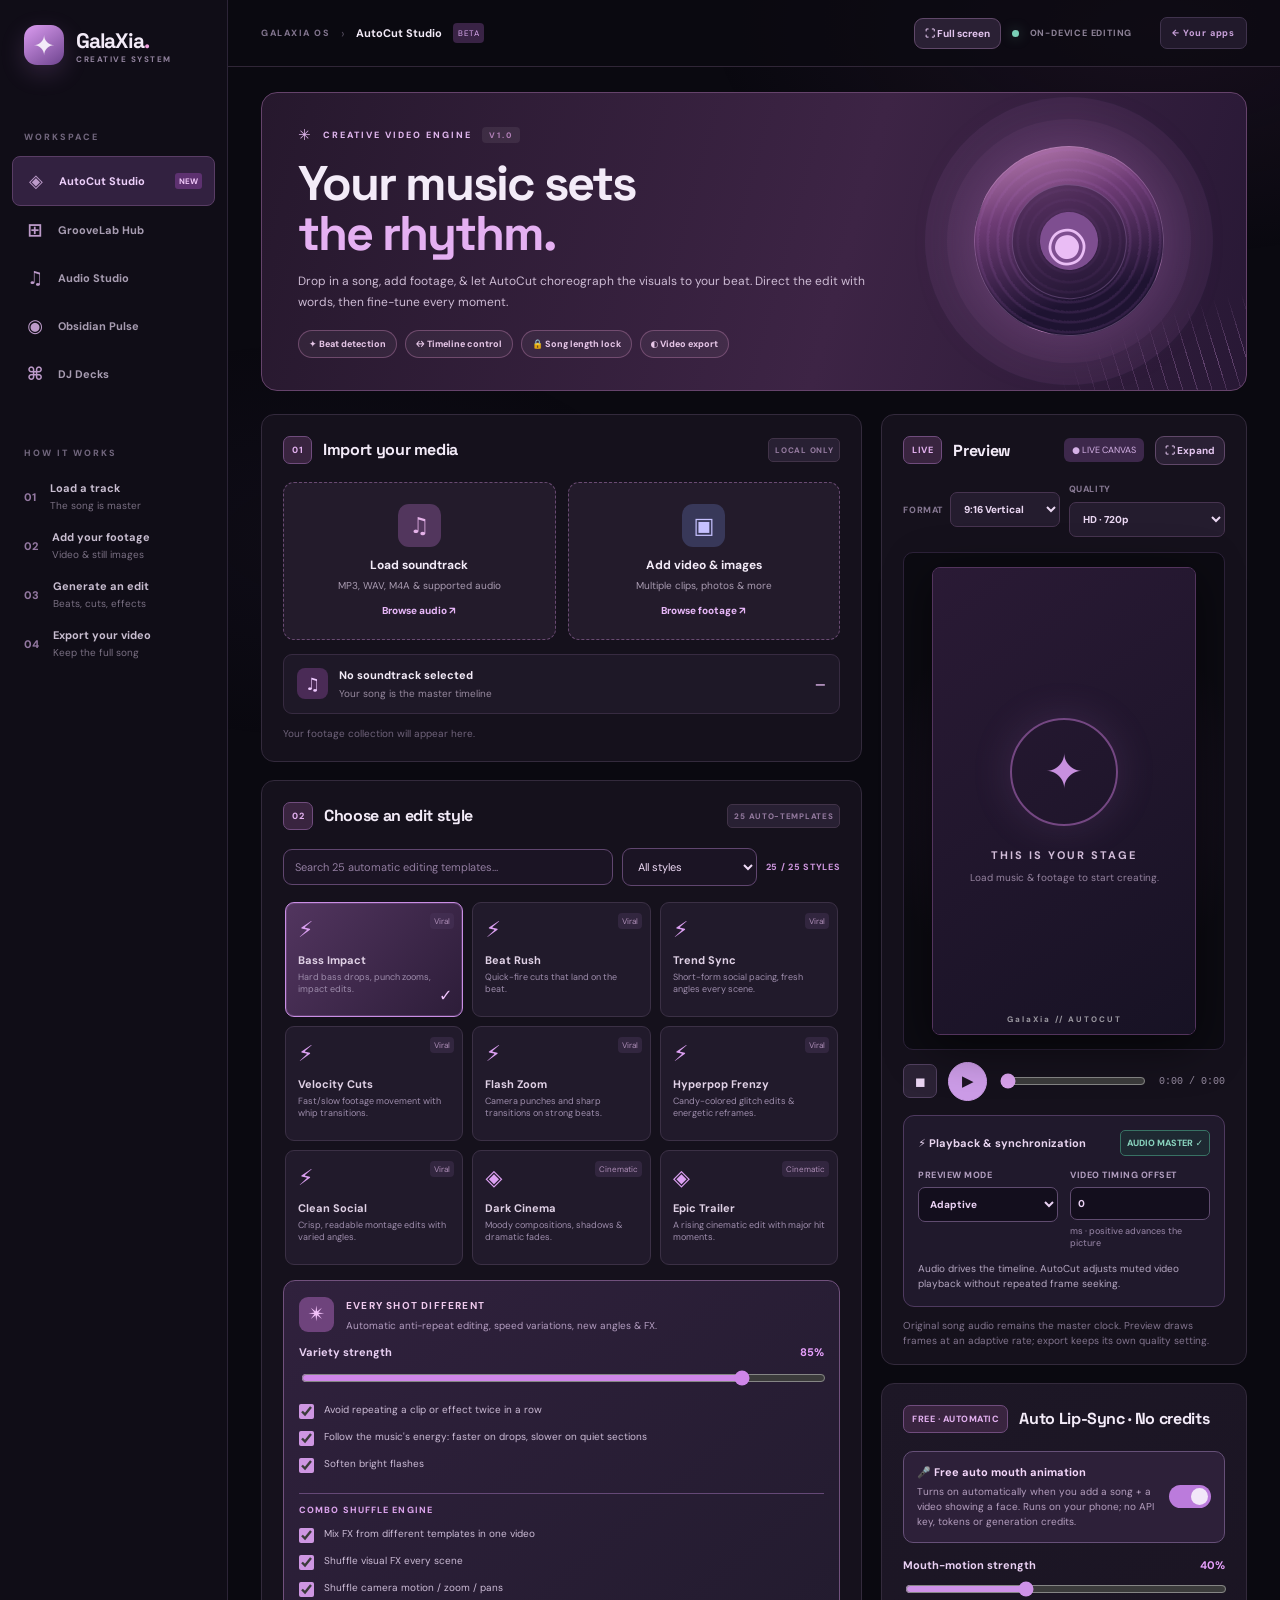
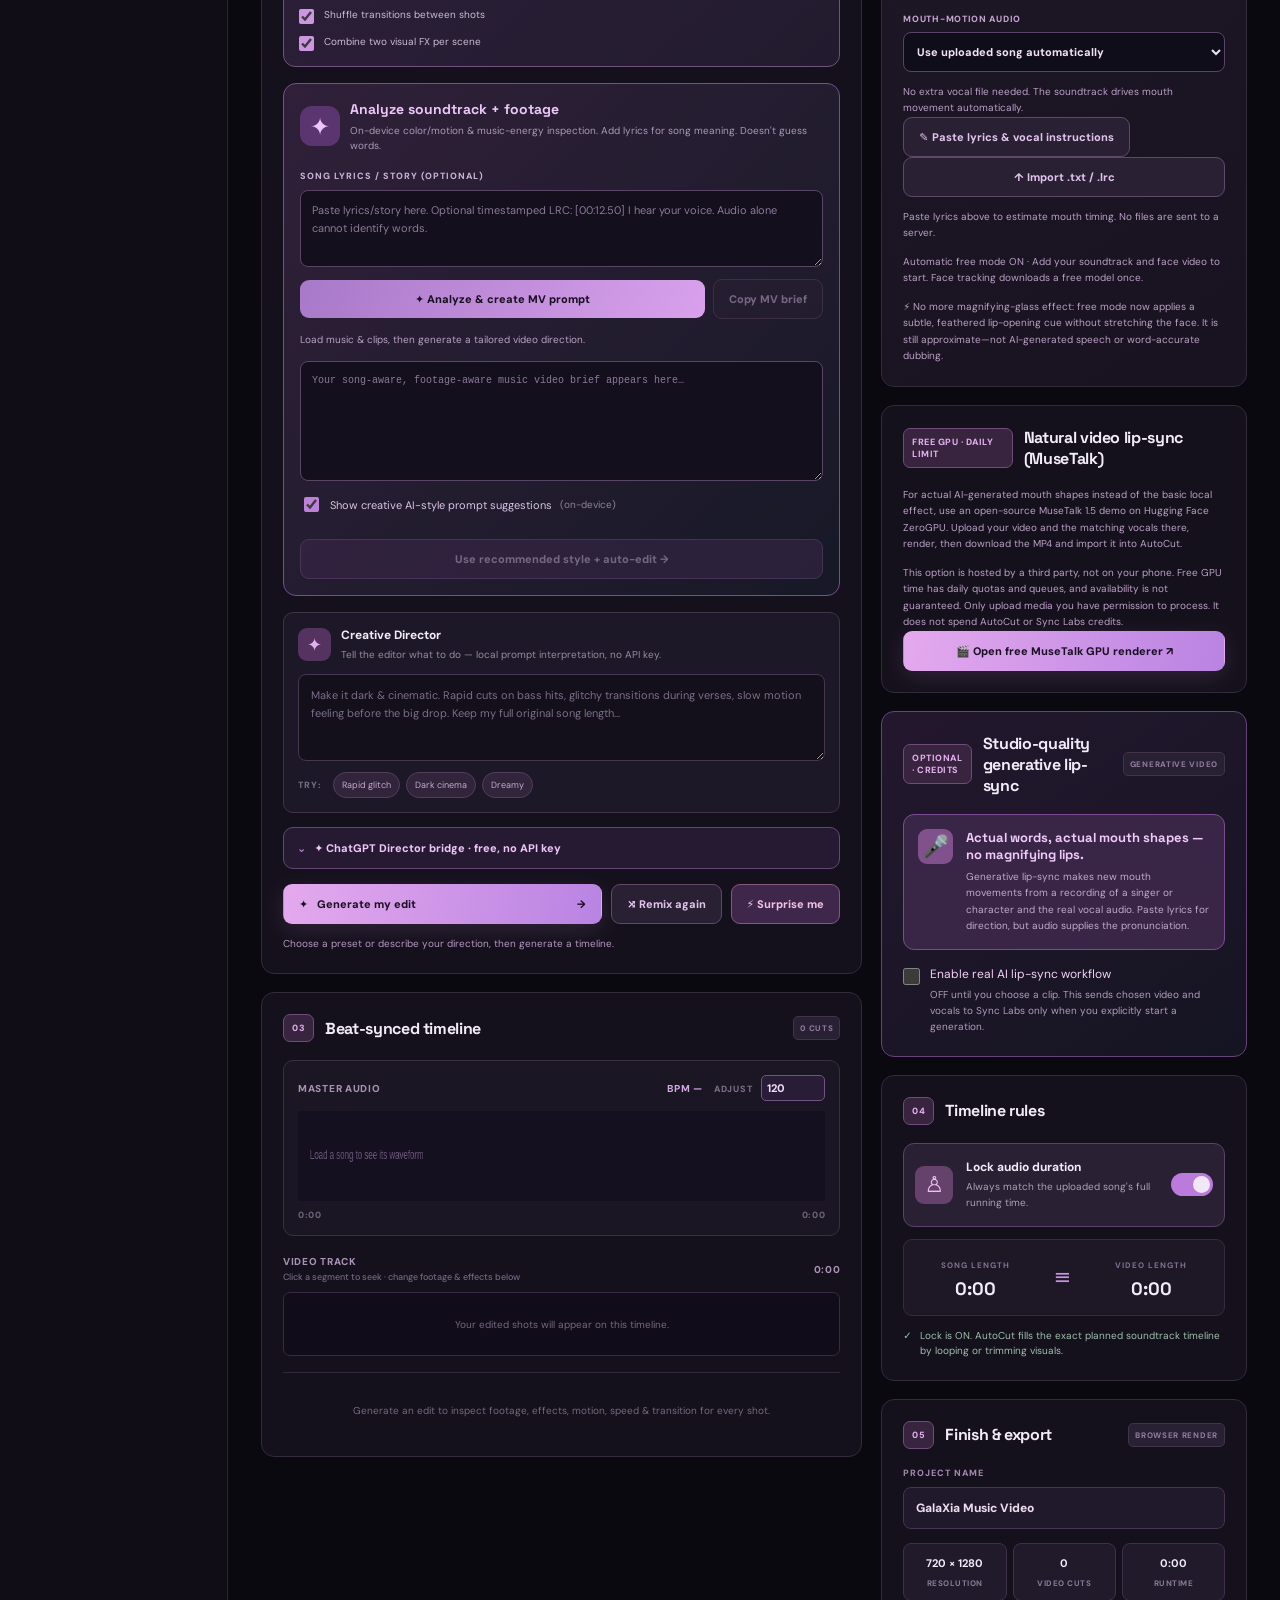
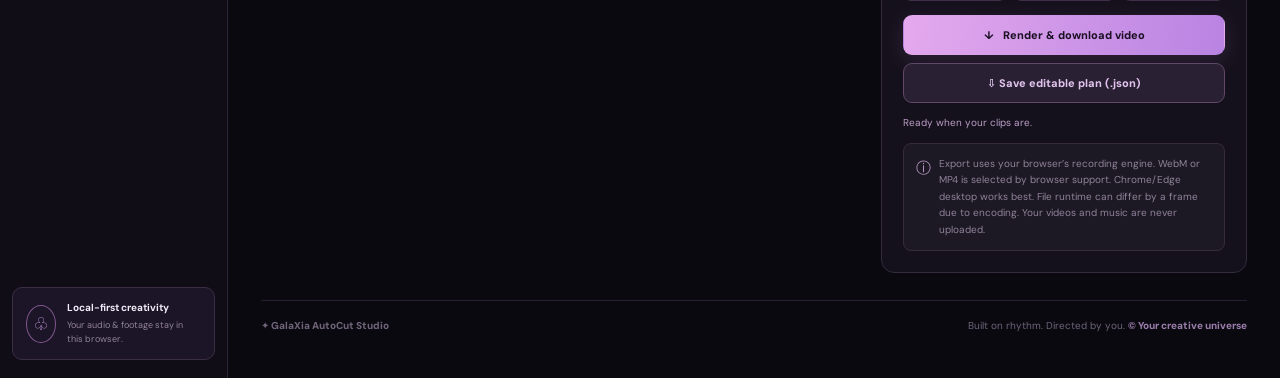
<file: autocut/index.html>
<!doctype html>
<html lang="en"><head>
<meta charset="utf-8"><meta name="viewport" content="width=device-width, initial-scale=1, viewport-fit=cover">
<meta name="theme-color" content="#0a0911"><meta name="description" content="GalaXia AutoCut Studio — local-first beat-synced music-video maker with soundtrack duration lock, timeline editing and real video export.">
<title>GalaXia AutoCut — Beat-Synced Video Studio</title>
<link rel="preconnect" href="https://fonts.googleapis.com"><link rel="preconnect" href="https://fonts.gstatic.com" crossorigin>
<link href="https://fonts.googleapis.com/css2?family=DM+Sans:wght@400;500;600;700;800&family=Space+Grotesk:wght@400;500;600;700&display=swap" rel="stylesheet">
<link rel="stylesheet" href="./style.css">
</head><body>
<div class="backdrop-stars" aria-hidden="true"></div>
<div class="app">
 <aside class="rail">
  <a class="logo" href="../index.html" aria-label="GrooveLab home"><span class="logo-square">✦</span><span><b>GalaXia<span class="logo-accent">.</span></b><small>CREATIVE SYSTEM</small></span></a>
  <div class="rail-group"><span class="rail-label">WORKSPACE</span>
   <a class="rail-link active" href="./"><span>◈</span> AutoCut Studio <span class="mini-active">NEW</span></a>
   <a class="rail-link" href="../index.html"><span>⊞</span> GrooveLab Hub</a>
   <a class="rail-link" href="https://cadence-studio-snowy.vercel.app/cadence-v3.html"><span>♫</span> Audio Studio</a>
   <a class="rail-link" href="https://cadence-studio-snowy.vercel.app/obsidian-pulse.html"><span>◉</span> Obsidian Pulse</a>
   <a class="rail-link" href="https://cadence-studio-snowy.vercel.app/deck-mixer.html"><span>⌘</span> DJ Decks</a>
  </div>
  <div class="rail-group learn"><span class="rail-label">HOW IT WORKS</span>
   <div class="step"><span>01</span><p><b>Load a track</b><small>The song is master</small></p></div>
   <div class="step"><span>02</span><p><b>Add your footage</b><small>Video & still images</small></p></div>
   <div class="step"><span>03</span><p><b>Generate an edit</b><small>Beats, cuts, effects</small></p></div>
   <div class="step"><span>04</span><p><b>Export your video</b><small>Keep the full song</small></p></div>
  </div>
  <div class="rail-bottom"><span class="shield">♧</span><p><b>Local-first creativity</b><small>Your audio & footage stay in this browser.</small></p></div>
 </aside>
 <main>
  <header class="topbar"><div class="topbar-left"><span class="crumb">GALAXIA OS</span><span class="chevron">›</span><strong>AutoCut Studio</strong><span class="beta">BETA</span></div><div class="top-actions"><button id="fullscreenApp" type="button" class="btn subtle tiny-top" title="Full-screen studio" aria-label="Enter full-screen studio">⛶ Full screen</button><span class="local-dot"></span><span class="local-text">ON-DEVICE EDITING</span><a class="top-link" href="../index.html">← Your apps</a></div></header>
  <div class="content">
   <section class="intro">
    <div class="intro-copy"><div class="eyebrow"><span class="sparkle">✳</span> CREATIVE VIDEO ENGINE <span class="version">V1.0</span></div>
    <h1>Your music sets<br><em>the rhythm.</em></h1>
    <p>Drop in a song, add footage, & let AutoCut choreograph the visuals to your beat. Direct the edit with words, then fine-tune every moment.</p>
    <div class="pill-row"><span>✦ Beat detection</span><span>↔ Timeline control</span><span>🔒 Song length lock</span><span>◐ Video export</span></div></div>
    <div class="intro-art" aria-hidden="true"><div class="disc"><div class="disc-inner"><div class="disc-mid">◉</div></div></div><div class="wave-decoration"></div></div>
   </section>
   <div class="workspace-grid">
    <div class="left-column">
     <section class="panel source-panel"><div class="panel-heading"><div><span class="section-number">01</span><h2>Import your media</h2></div><span class="info-chip">LOCAL ONLY</span></div>
      <div class="dropgrid">
       <label id="audioDrop" class="drop-target audio-target" for="audioInput"><input id="audioInput" type="file" accept="audio/*,.mp3,.wav,.m4a,.aac,.ogg,.flac"><span class="drop-icon">♫</span><b>Load soundtrack</b><small>MP3, WAV, M4A & supported audio</small><span class="browse">Browse audio ↗</span></label>
       <label id="mediaDrop" class="drop-target media-target" for="mediaInput"><input id="mediaInput" type="file" accept="video/*,image/*" multiple><span class="drop-icon">▣</span><b>Add video & images</b><small>Multiple clips, photos & more</small><span class="browse">Browse footage ↗</span></label>
      </div>
      <div class="track-details" id="trackDetails"><div class="track-icon">♫</div><div><strong id="trackTitle">No soundtrack selected</strong><small id="trackInfo">Your song is the master timeline</small></div><span class="track-length" id="trackLength">—</span></div>
      <div id="mediaList" class="media-list"><span class="placeholder-line">Your footage collection will appear here.</span></div>
     </section>
     <section class="panel direction-panel"><div class="panel-heading"><div><span class="section-number">02</span><h2>Choose an edit style</h2></div><span class="info-chip">25 AUTO-TEMPLATES</span></div>
      <div class="template-searchbar">
        <label><span class="sr-only">Search templates</span><input id="templateSearch" type="search" placeholder="Search 25 automatic editing templates…" autocomplete="off"></label>
        <label><span class="sr-only">Template category</span>
          <select id="templateFilter"><option value="All">All styles</option><option value="Viral">⚡ Viral</option><option value="Cinematic">🎬 Cinematic</option><option value="Retro">📼 Retro</option><option value="Experimental">🌀 Experimental</option></select>
        </label>
        <span id="templateCount" class="template-count">25 STYLES</span>
      </div>
      <div class="styles-grid" id="styleGrid" aria-label="Automatic edit templates"></div>
      <div class="variety-panel">
        <div class="variety-header"><span class="variety-symbol">✴</span><div><b>EVERY SHOT DIFFERENT</b><small>Automatic anti-repeat editing, speed variations, new angles & FX.</small></div></div>
        <label class="variety-label" for="variation">Variety strength <strong id="variationValue">85%</strong></label>
        <input id="variation" type="range" min="0" max="100" value="85" step="5">
        <div class="variety-options">
          <label><input id="avoidRepeats" type="checkbox" checked> Avoid repeating a clip or effect twice in a row</label>
          <label><input id="dynamics" type="checkbox" checked> Follow the music's energy: faster on drops, slower on quiet sections</label>
          <label><input id="safeFlash" type="checkbox" checked> Soften bright flashes</label>
          <div class="combo-divider">COMBO SHUFFLE ENGINE</div>
          <label><input id="mixStyles" type="checkbox" checked> Mix FX from different templates in one video</label>
          <label><input id="shuffleFx" type="checkbox" checked> Shuffle visual FX every scene</label>
          <label><input id="shuffleMotion" type="checkbox" checked> Shuffle camera motion / zoom / pans</label>
          <label><input id="shuffleTransitions" type="checkbox" checked> Shuffle transitions between shots</label>
          <label><input id="doubleFx" type="checkbox" checked> Combine two visual FX per scene</label>
        </div>
      </div>
      <div class="smart-director">
        <div class="smart-header"><span class="smart-star">✦</span><div><b>Analyze soundtrack + footage</b><small>On-device color/motion & music-energy inspection. Add lyrics for song meaning. Doesn't guess words.</small></div></div>
        <label for="lyricsInput" class="field-label">SONG LYRICS / STORY (OPTIONAL)</label>
        <textarea id="lyricsInput" rows="3" placeholder="Paste lyrics/story here. Optional timestamped LRC: [00:12.50] I hear your voice. Audio alone cannot identify words."></textarea>
        <div class="analysis-actions">
          <button id="analyzeBtn" type="button" class="btn smart-primary">✦ Analyze & create MV prompt</button>
          <button id="copyMVPrompt" type="button" class="btn subtle" disabled>Copy MV brief</button>
        </div>
        <p class="analysis-status" id="analysisStatus" role="status">Load music & clips, then generate a tailored video direction.</p>
        <textarea id="generatedMVPrompt" rows="6" readonly aria-label="Generated music video creative brief" placeholder="Your song-aware, footage-aware music video brief appears here…"></textarea>
        <label class="check-row"><input type="checkbox" id="showSuggestedPrompts" checked> Show creative AI-style prompt suggestions <span class="check-caption">(on-device)</span></label>
        <div id="promptSuggestions" class="suggestion-chips" aria-label="Suggested editing prompts"></div>
        <button id="applyMVPrompt" type="button" class="btn subtle" disabled>Use recommended style + auto-edit →</button>
      </div>
      <div class="director-block"><div class="director-heading"><span class="director-icon">✦</span><span><b>Creative Director</b><small>Tell the editor what to do — local prompt interpretation, no API key.</small></span></div>
       <label class="sr-only" for="directorPrompt">Editing instructions</label><textarea id="directorPrompt" placeholder="Make it dark & cinematic. Rapid cuts on bass hits, glitchy transitions during verses, slow motion feeling before the big drop. Keep my full original song length..."></textarea>
       <div class="director-actions"><span>TRY:</span><button data-prompt="Fast glitchy edits on every bass hit">Rapid glitch</button><button data-prompt="Dark cinematic shots with long dramatic holds">Dark cinema</button><button data-prompt="Dreamy slow motion style, soft transitions">Dreamy</button></div>
      </div>
      <details class="gpt-bridge"><summary>✦ ChatGPT Director bridge · free, no API key</summary>
       <p>Hand the shot list to ChatGPT, ask it to design an edit, then paste its JSON. AutoCut performs the actual cuts while preserving your soundtrack length.</p>
       <div class="gpt-actions"><button id="copyGPTBrief" class="btn subtle">Copy instructions for ChatGPT</button><a href="https://chatgpt.com/" class="gpt-link" target="_blank" rel="noopener noreferrer">Open ChatGPT ↗</a></div>
       <label for="gptPlan">PASTE CHATGPT'S EDIT JSON</label><textarea id="gptPlan" spellcheck="false" placeholder='{"shots":[{"mediaIndex":0,"beats":2,"effect":"glitch","transition":"flash"}]}'></textarea>
       <button id="applyGPTPlan" class="btn subtle">✦ Apply ChatGPT's scene decisions</button>
      </details>
      <div class="action-row"><button id="generateBtn" class="btn primary">✦ &nbsp; Generate my edit <span>→</span></button><button id="shuffleBtn" class="btn subtle" title="Generate a different arrangement of clips, effects and pacing">⤨ Remix again</button><button id="surpriseBtn" class="btn surprise" title="Choose a random template and create a fresh edit">⚡ Surprise me</button></div>
      <p id="directorOutput" class="director-output" role="status">Choose a preset or describe your direction, then generate a timeline.</p>
     </section>
     <section class="panel timeline-panel"><div class="panel-heading"><div><span class="section-number">03</span><h2>Beat-synced timeline</h2></div><span class="info-chip" id="sceneCount">0 CUTS</span></div>
      <div class="wavebar"><div class="wavebar-label"><span>MASTER AUDIO</span><span class="tempo-picker"><span id="bpmReadout">BPM —</span><label>ADJUST <input id="bpmInput" type="number" aria-label="Manual beats per minute" min="62" max="190" step=".1" value="120"></label></span></div><canvas id="waveform" width="800" height="90" aria-label="Soundtrack waveform; click to seek"></canvas><div class="wavebar-foot"><span>0:00</span><span id="waveEnd">0:00</span></div></div>
      <div class="timeline-label"><span>VIDEO TRACK <small>Click a segment to seek · change footage & effects below</small></span><span id="timelineDuration">0:00</span></div>
      <div id="timelineBar" class="timeline-bar"><span class="timeline-empty">Your edited shots will appear on this timeline.</span></div>
      <div id="sceneInspector" class="scene-inspector"><div class="empty-scene">Generate an edit to inspect footage, effects, motion, speed & transition for every shot.</div></div>
     </section>
    </div>
    <div class="right-column">
     <section class="panel preview-panel"><div class="panel-heading"><div><span class="section-number">LIVE</span><h2>Preview</h2></div><div class="preview-actions"><span class="preview-pill">● LIVE CANVAS</span><button id="fullscreenPreview" type="button" class="btn subtle small-full" title="Full-screen preview">⛶ Expand</button></div></div>
      <div class="format-row"><label>FORMAT <select id="aspect"><option value="9:16">9:16 Vertical</option><option value="16:9">16:9 Wide</option><option value="1:1">1:1 Square</option></select></label><label>QUALITY <select id="quality"><option value="540">Fast · 540p</option><option value="720" selected>HD · 720p</option><option value="1080">Full HD · 1080p</option></select></label></div>
      <div class="preview-shell"><div id="previewFrame" class="preview-frame"><canvas id="previewCanvas" width="540" height="960"></canvas><div id="emptyPreview" class="preview-empty"><div class="empty-preview-orbit">✦</div><b>THIS IS YOUR STAGE</b><span>Load music & footage to start creating.</span></div><div class="preview-brand">GalaXia // AUTOCUT</div></div></div>
      <div class="transport"><button id="previewStop" aria-label="Stop preview" title="Stop preview">◼</button><button id="previewPlay" class="play-button" aria-label="Play or pause preview">▶</button><input type="range" id="previewSeek" min="0" max="1000" value="0" aria-label="Seek in timeline"><span class="time-readout"><span id="currentTime">0:00</span> / <span id="totalTime">0:00</span></span></div>
      <div class="performance-box">
        <div class="perf-heading"><strong>⚡ Playback & synchronization</strong><span id="syncState" class="perf-label">AUDIO MASTER ✓</span></div>
        <div class="perf-settings">
          <label>PREVIEW MODE <select id="performanceMode"><option value="auto" selected>Adaptive</option><option value="smooth">Smooth / low lag (recommended for iPhone)</option><option value="quality">Maximum quality</option></select></label>
          <label>VIDEO TIMING OFFSET <input id="videoOffset" type="number" step="25" min="-1200" max="1200" value="0"><small>ms · positive advances the picture</small></label>
        </div>
        <p id="lagReadout" class="lag-readout">Audio drives the timeline. AutoCut adjusts muted video playback without repeated frame seeking.</p>
      </div>
      <p class="preview-hint">Original song audio remains the master clock. Preview draws frames at an adaptive rate; export keeps its own quality setting.</p>
     </section>
     <section class="panel lip-panel" id="freeLipSection"><div class="panel-heading"><div><span class="section-number">FREE · AUTOMATIC</span><h2>Auto Lip-Sync · No credits</h2></div></div>
       <label class="lip-toggle"><span><b>🎤 Free auto mouth animation</b><small>Turns on automatically when you add a song + a video showing a face. Runs on your phone; no API key, tokens or generation credits.</small></span><span class="switch"><input id="lipSyncToggle" type="checkbox" checked><span class="slider"></span></span></label>
       <label for="lipStrength" class="variety-label">Mouth-motion strength <strong id="lipStrengthValue">40%</strong></label>
       <input id="lipStrength" type="range" min="5" max="100" value="40" step="5">
       <div class="free-lip-inputs">
         <label class="real-field">MOUTH-MOTION AUDIO
           <select id="freeLipDriver"><option value="song" selected>Use uploaded song automatically</option><option value="vocals">Use a separate vocals-only track (better for singing)</option></select>
         </label>
         <label class="real-field" id="freeLipVocalsWrap" hidden>OPTIONAL VOCALS TRACK
           <input id="freeLipVocals" type="file" accept="audio/*,.mp3,.wav,.m4a,.flac">
         </label>
       </div>
       <p id="freeLipAudioStatus" class="lip-status">No extra vocal file needed. The soundtrack drives mouth movement automatically.</p>
       <div class="free-lip-actions">
         <button id="freeLipLyricsJump" type="button" class="btn subtle">✎ Paste lyrics &amp; vocal instructions</button>
         <label for="freeLyricFile" class="btn subtle">↑ Import .txt / .lrc
           <input type="file" id="freeLyricFile" accept=".txt,.lrc,text/plain" hidden>
         </label>
       </div>
       <p class="lip-status" id="freeLipCueStatus" role="status" aria-live="polite">Paste lyrics above to estimate mouth timing. No files are sent to a server.</p>
       <p id="lipStatus" class="lip-status" role="status" aria-live="polite">Automatic free mode ON · Add your soundtrack and face video to start. Face tracking downloads a free model once.</p>
       <button type="button" id="lipRetry" class="btn subtle" hidden>↻ Retry face tracking</button>
       <p class="lip-status">⚡ No more magnifying-glass effect: free mode now applies a subtle, feathered lip-opening cue without stretching the face. It is still approximate—not AI-generated speech or word-accurate dubbing.</p>
     </section>
     <section class="panel free-real-lip-panel" id="freeGPULip">
       <div class="panel-heading"><div><span class="section-number">FREE GPU · DAILY LIMIT</span><h2>Natural video lip-sync (MuseTalk)</h2></div></div>
       <p class="lip-status">For actual AI-generated mouth shapes instead of the basic local effect, use an open-source MuseTalk 1.5 demo on Hugging Face ZeroGPU. Upload your video and the matching vocals there, render, then download the MP4 and import it into AutoCut.</p>
       <p class="lip-status">This option is hosted by a third party, not on your phone. Free GPU time has daily quotas and queues, and availability is not guaranteed. Only upload media you have permission to process. It does not spend AutoCut or Sync Labs credits.</p>
       <a class="btn primary" href="https://huggingface.co/spaces/henrybit/musetalk-1-5" rel="noopener noreferrer" target="_blank">🎬 Open free MuseTalk GPU renderer ↗</a>
     </section>
     <section class="panel real-lip-panel">
      <div class="panel-heading"><div><span class="section-number">OPTIONAL · CREDITS</span><h2>Studio-quality generative lip-sync</h2></div><span class="info-chip">GENERATIVE VIDEO</span></div>
      <div class="real-lip-callout"><span class="real-lip-icon">🎤</span><div><b>Actual words, actual mouth shapes — no magnifying lips.</b>
      <p>Generative lip-sync makes new mouth movements from a recording of a singer or character and the real vocal audio. Paste lyrics for direction, but audio supplies the pronunciation.</p></div></div>
      <label class="real-check"><input id="realLipToggle" type="checkbox"><span>Enable real AI lip-sync workflow <small>OFF until you choose a clip. This sends chosen video and vocals to Sync Labs only when you explicitly start a generation.</small></span></label>
      <div id="realLipDetails" hidden>
        <div class="real-lip-meta">
          <strong>3 free trial generations/month may be available through your Sync account</strong>
          <p>Limits depend on your account and model. Free lipsync-2 generally supports up to 20s; sync-3 up to 15s. Longer work may cost credits. Song duration in AutoCut remains locked to your original soundtrack.</p>
        </div>
        <div class="real-lip-quick">
          <a href="https://sync.so/try" target="_blank" rel="noopener noreferrer" class="btn primary">✦ Open Sync Studio · no API key</a>
          <small>Upload a short face video + the same vocal audio there. Download the generated MP4, then add it back to AutoCut with <b>Add video &amp; images</b>. The music timeline stays unchanged.</small>
        </div>
        <details class="real-lip-advanced">
          <summary>Advanced · generate directly in AutoCut using your own Sync API key</summary>
          <p>This connects to a genuine AI lip-sync model, not the browser face-warper. Your API key is kept in this tab only, sent through a secure server-side proxy, never written to GitHub or saved on our server. Files upload directly to Sync Labs, not Vercel.</p>
          <label class="real-field">SYNC LABS API KEY
            <input type="password" id="realLipKey" autocomplete="off" spellcheck="false" placeholder="Paste key here (kept only in this tab)">
          </label><button id="realLipClearKey" type="button" class="real-text-button">Disconnect key</button>
          <div class="real-lip-grid">
            <label class="real-field">SINGING VIDEO CLIP<select id="realLipVideo"><option value="">Choose uploaded footage…</option></select></label>
            <label class="real-field">MODEL<select id="realLipModel"><option value="lipsync-2">lipsync-2 · natural talking motion · 20s free limit</option><option value="sync-3">sync-3 · handles silent lips · 15s free limit</option></select></label>
            <label class="real-field">DRIVER AUDIO<select id="realLipDriver"><option value="song">Your uploaded song</option><option value="vocals">Separate vocals-only audio (recommended)</option></select></label>
            <label class="real-field">VOCAL-ONLY FILE<input type="file" id="realLipVocals" accept="audio/*,.mp3,.wav,.m4a,.flac"></label>
            <label class="real-field">SONG START (SECONDS)<input id="realLipStartAt" type="number" min="0" step=".1" value="0"></label>
            <label class="real-field">EXCERPT LENGTH (SECONDS)<input id="realLipSeconds" type="number" min="1" max="20" step=".5" value="12"></label>
          </div>
          <div class="real-lip-steps">
            <button id="realLipEstimate" type="button" class="btn subtle">1 · Check model cost/credits</button>
            <p id="realLipPrice" role="status">Nothing is billed until you explicitly generate. Uploading your own face video and vocals sends those files to Sync Labs.</p>
            <label class="real-check"><input id="realLipConfirm" type="checkbox"><span>I agree to upload these files and use any displayed provider credits/cost if I generate.</span></label>
            <button id="realLipGo" type="button" class="btn primary" disabled>2 · Generate genuine AI lip-sync</button>
            <progress id="realLipProgress" max="100" value="0" hidden></progress>
            <p id="realLipStatus" role="status" aria-live="polite">Select your video and a 12-second vocal excerpt. Start with a short test.</p>
          </div>
          <div id="realLipOutput" hidden>
            <video id="realLipVideoResult" playsinline controls preload="metadata" style="width:100%;max-height:320px;border-radius:10px"></video>
            <div class="real-lip-output-buttons">
              <a id="realLipDownload" href="#" target="_blank" rel="noopener noreferrer" class="btn primary">↓ Download natural lip-sync video</a>
              <button id="realLipImport" type="button" class="btn subtle">↳ Import into AutoCut timeline</button>
            </div>
            <p>Use the processed clip as video footage with your original full-length song. Import may require downloading and re-adding if the provider blocks cross-origin access.</p>
          </div>
        </details>
      </div>
    </section>
    <section class="panel lock-panel"><div class="panel-heading"><div><span class="section-number">04</span><h2>Timeline rules</h2></div></div>
      <div class="lock-control"><div class="lock-icon">♙</div><div><b>Lock audio duration</b><small>Always match the uploaded song's full running time.</small></div><label class="switch"><input id="durationLock" type="checkbox" checked><span class="slider"></span><span class="sr-only">Lock audio duration</span></label></div>
      <div class="duration-readout"><div><span>SONG LENGTH</span><b id="songDuration">—</b></div><span class="duration-link">≡</span><div><span>VIDEO LENGTH</span><b id="videoDuration">—</b></div></div>
      <div class="unlock-box" id="unlockBox" hidden><label for="customDuration">Custom video length (seconds)</label><input id="customDuration" type="number" min="0.5" step="0.1" value="30"><small>Unlocked: video may be shorter or longer than the song.</small></div>
      <div class="lock-footer" id="lockMessage"><span>✓</span> Lock is ON. AutoCut fills the exact planned soundtrack timeline by looping or trimming visuals.</div>
     </section>
     <section class="panel export-panel"><div class="panel-heading"><div><span class="section-number">05</span><h2>Finish & export</h2></div><span class="info-chip">BROWSER RENDER</span></div>
      <label class="project-title">PROJECT NAME<input id="projectName" value="GalaXia Music Video" maxlength="70"></label>
      <div class="export-stats"><span><b id="exportResolution">720 × 1280</b><small>RESOLUTION</small></span><span><b id="exportScenes">0</b><small>VIDEO CUTS</small></span><span><b id="exportLength">—</b><small>RUNTIME</small></span></div>
      <button id="exportBtn" class="btn primary export-button">↓ &nbsp; Render & download video</button>
      <button id="downloadEdl" class="btn subtle edl-button">⇩ Save editable plan (.json)</button>
      <progress id="renderProgress" value="0" max="100" hidden></progress><p id="status" class="status" role="status">Ready when your clips are.</p>
      <div class="export-note"><span>ⓘ</span><p>Export uses your browser’s recording engine. WebM or MP4 is selected by browser support. Chrome/Edge desktop works best. File runtime can differ by a frame due to encoding. Your videos and music are never uploaded.</p></div>
     </section>
    </div>
   </div>
   <footer><span>✦ GalaXia AutoCut Studio</span><span>Built on rhythm. Directed by you. <span class="footer-purple">© Your creative universe</span></span></footer>
  </div>
 </main>
</div>
<script type="module" src="./app.js"></script>
</body></html>
</file>
<file: autocut/style.css>
:root{color-scheme:dark;--bg:#0a0910;--panel:#15111d;--border:#31283c;--text:#f3ebf8;--muted:#a79ab4;--accent:#d9a0f3;--pink:#f2a4e1;--purple:#8c5eac;--good:#7aceb6}*{box-sizing:border-box}html{scroll-behavior:smooth}body{margin:0;background:var(--bg);font:13px 'DM Sans',system-ui,sans-serif;color:var(--text)}a{color:inherit;text-decoration:none}button,input,textarea,select{font:inherit}button{cursor:pointer}button:disabled{opacity:.45;cursor:not-allowed}button:focus-visible,input:focus-visible,textarea:focus-visible,select:focus-visible,a:focus-visible{outline:2px solid var(--accent);outline-offset:3px}.sr-only{position:absolute;height:1px;width:1px;overflow:hidden;clip:rect(0 0 0 0)}[hidden]{display:none!important}.app{position:relative;display:flex;min-height:100vh}.backdrop-stars{position:fixed;inset:0;pointer-events:none;background:radial-gradient(ellipse 440px 230px at 90% 3%,#50285533,transparent),radial-gradient(ellipse 350px 200px at 25% 60%,#402c5a17,transparent);z-index:0}.rail{z-index:2;width:228px;min-height:100vh;flex:0 0 228px;border-right:1px solid #2c2437;background:#100d17;display:flex;flex-direction:column;padding:25px 12px 18px}.logo{display:flex;align-items:center;gap:12px;padding:0 12px;margin-bottom:66px}.logo-square{background:linear-gradient(145deg,#db9cf0,#6e448f);width:40px;height:40px;display:grid;place-items:center;font-size:27px;border-radius:13px;box-shadow:0 8px 24px #b77dd033}.logo b{font:700 21px 'Space Grotesk';letter-spacing:-1.2px;display:block}.logo small{font-size:8px;letter-spacing:1.5px;color:#91829d;font-weight:800;display:block}.logo-accent{color:var(--pink)}.rail-group{margin-bottom:37px}.rail-label{display:block;color:#71667d;font-size:9px;font-weight:800;letter-spacing:2px;padding:0 12px;margin-bottom:13px}.rail-link{display:flex;align-items:center;gap:12px;padding:12px;color:#a79cb1;border-radius:8px;font-weight:700;font-size:11px}.rail-link:hover{background:#281e32;color:#f7eaff}.rail-link>span:first-child{font-size:18px;width:22px;text-align:center;color:#bc9ac9}.rail-link.active{color:#edcffa;background:#322140;border:1px solid #593d65}.mini-active{font-size:8px;margin-left:auto;padding:3px 4px;background:#5d3170;border-radius:3px;color:#f1c8fa}.learn{margin-top:12px}.step{display:flex;align-items:center;gap:14px;padding:9px 12px}.step>span{font-size:11px;font-weight:800;color:#9378a1}.step p{margin:0}.step b{font-size:11px;font-weight:700;display:block;color:#c8bdd0}.step small{font-size:10px;color:#796f82;display:block;margin-top:4px}.rail-bottom{display:flex;gap:11px;align-items:center;border:1px solid #3a2d45;background:#1c1527;border-radius:10px;padding:13px;margin-top:auto}.shield{color:#b990d6;border:1px solid #82578f;padding:6px;border-radius:50%;font-size:18px}.rail-bottom p{margin:0}.rail-bottom b{font-size:10px;display:block}.rail-bottom small{display:block;font-size:9px;color:#918398;line-height:1.5;margin-top:5px}main{width:calc(100% - 228px);min-width:0;position:relative;z-index:1}.topbar{height:67px;border-bottom:1px solid #302637;padding:0 33px;display:flex;justify-content:space-between;align-items:center;background:#0c0a12b5}.topbar-left,.top-actions{display:flex;align-items:center;gap:11px}.crumb{font-size:9px;font-weight:800;color:#81748d;letter-spacing:1.5px}.chevron{color:#524b5c}.topbar-left strong{font-size:11px;font-weight:700}.beta{font-size:8px;color:#ddabf2;background:#392345;padding:5px;border-radius:4px;letter-spacing:.6px}.top-actions{color:#8b8095;font-size:9px;letter-spacing:.8px;font-weight:800}.local-dot{background:#7aceb6;width:7px;height:7px;border-radius:50%;box-shadow:0 0 13px #7aceb666}.top-link{padding:9px 11px;background:#21192b;border:1px solid #40334d;color:#c8a0d9;border-radius:7px;margin-left:17px}.content{padding:25px 33px 28px;max-width:1620px;margin:auto}.intro{position:relative;background:linear-gradient(105deg,#26182d,#3d2445 59%,#281835);border:1px solid #65436b;border-radius:16px;padding:32px 36px;min-height:235px;overflow:hidden;display:flex;align-items:center;margin-bottom:23px}.intro-copy{z-index:1;max-width:690px}.eyebrow{font-size:9px;color:#e0b6ee;letter-spacing:2px;font-weight:800;display:flex;gap:10px;align-items:center}.sparkle{font-size:15px}.version{color:#b17fb7;background:#ffffff12;padding:3px 7px;border-radius:4px;font-size:8px}.intro h1{font:700 clamp(35px,3.8vw,49px)/1.03 'Space Grotesk';letter-spacing:-2px;margin:13px 0}.intro em{font-style:normal;color:#e5b0f2}.intro p{font-size:12px;line-height:1.7;color:#cdbbd4;max-width:585px;margin:0 0 18px}.pill-row{display:flex;flex-wrap:wrap;gap:8px}.pill-row span{border:1px solid #91618a9e;background:#ffffff0c;color:#e6c6e7;padding:7px 10px;border-radius:30px;font-size:9px;font-weight:800}.intro-art{width:36%;position:absolute;right:0;inset-block:0;display:flex;align-items:center;justify-content:center}.disc{width:190px;height:190px;border-radius:50%;background:repeating-radial-gradient(circle,#b370ca22 0,#b370ca22 2px,transparent 3px,transparent 10px),linear-gradient(145deg,#cb8cbf,#6d3b74 35%,#1e1331 73%);display:grid;place-items:center;border:1px solid #d09ed755;box-shadow:0 0 60px #d082d444,0 0 0 27px #ce80e00d,0 0 0 49px #ce80e011;transform:rotate(18deg)}.disc-inner{width:115px;height:115px;border-radius:50%;background:#2d1c3c7a;border:1px solid #ce9ee644;display:grid;place-items:center}.disc-mid{width:58px;height:58px;border-radius:50%;background:#7e4e90;display:grid;place-items:center;color:#eabdf5;font-size:48px}.wave-decoration{position:absolute;width:350px;height:120px;background:repeating-linear-gradient(90deg,transparent 0 8px,#bd88ca66 8px 9px,transparent 9px 14px);mask-image:radial-gradient(ellipse,black,transparent 70%);transform:rotate(-17deg);right:-145px;bottom:-30px}.workspace-grid{display:grid;grid-template-columns:minmax(0,1.48fr) minmax(315px,.9fr);gap:19px;align-items:start}.left-column,.right-column{display:flex;flex-direction:column;gap:18px;min-width:0}.panel{border:1px solid #332a3c;background:#15111c;border-radius:13px;padding:21px}.panel-heading{display:flex;align-items:center;justify-content:space-between;gap:12px;margin-bottom:18px}.panel-heading>div{display:flex;align-items:center;gap:11px}.panel h2{margin:0;font:700 16px 'Space Grotesk';letter-spacing:-.35px}.section-number{border:1px solid #704c7d;background:#39243f;color:#e2b0ef;padding:7px 8px;border-radius:7px;letter-spacing:.5px;font-size:9px;font-weight:800}.info-chip{color:#947a9f;background:#282033;border:1px solid #413348;border-radius:5px;padding:6px;font-size:8px;font-weight:800;letter-spacing:.7px;white-space:nowrap}.dropgrid{display:grid;grid-template-columns:1fr 1fr;gap:12px}.drop-target{border:1px dashed #694a72;background:#231b2b;border-radius:11px;min-height:158px;display:flex;align-items:center;justify-content:center;flex-direction:column;gap:6px;cursor:pointer;transition:background .2s,border-color .2s;text-align:center;padding:13px}.drop-target:hover,.drop-target.drag-over{background:#352640;border-color:#d29ee4}.drop-target input{display:none}.drop-icon{display:grid;place-items:center;font-size:22px;color:#e5b2e9;width:43px;height:43px;border-radius:11px;background:#52365d;margin-bottom:4px}.media-target .drop-icon{color:#c6c1ff;background:#383859}.drop-target b{font-size:12px}.drop-target small{font-size:10px;color:#a99bb1}.browse{font-size:10px;color:#e7b7f8;font-weight:800;margin-top:6px}.track-details{display:flex;align-items:center;gap:11px;padding:13px;background:#1e1827;border:1px solid #372b41;border-radius:9px;margin-top:14px}.track-icon{display:grid;place-items:center;width:31px;height:31px;background:#4a2b56;border-radius:8px;color:#eecaff;font-size:17px}.track-details>div:nth-child(2){min-width:0;flex:1}.track-details strong{display:block;font-size:11px;overflow:hidden;text-overflow:ellipsis;white-space:nowrap}.track-details small{display:block;font-size:10px;color:#97899e;margin-top:5px}.track-length{font:700 12px 'Space Grotesk';color:#dbb3e7}.media-list{display:flex;gap:8px;flex-wrap:wrap;margin-top:13px}.placeholder-line{font-size:10px;color:#6f637a}.media-chip{display:flex;align-items:center;gap:5px;background:#2b2235;border:1px solid #493752;border-radius:6px;padding:8px;color:#e1d3eb;font-size:10px;max-width:100%}.media-chip span{max-width:125px;text-overflow:ellipsis;overflow:hidden;white-space:nowrap}.media-chip button{color:#b2a2c0;background:none;border:0;padding:0 0 0 4px}.styles-grid{display:grid;grid-template-columns:repeat(3,minmax(0,1fr));gap:9px}.style-tile{min-height:100px;display:flex;flex-direction:column;text-align:left;border:1px solid #3b3045;background:#211a2b;color:#e0d1e6;border-radius:9px;padding:12px;gap:5px;transition:background .2s,border-color .2s}.style-tile.selected{border:1px solid #ca8ee5;background:linear-gradient(130deg,#52355f,#2d1d39);box-shadow:inset 0 0 0 1px #c88ade33}.style-tile:hover{border-color:#c18cd3}.style-icon{color:#dca0f2;font-size:22px;font-weight:800;margin-bottom:5px}.style-tile b{font-size:11px}.style-tile small{font-size:9px;color:#9e8dac}.director-block{background:#1d1827;border:1px solid #403249;border-radius:10px;padding:14px;margin-top:16px}.director-heading{display:flex;align-items:center;gap:10px;margin-bottom:12px}.director-icon{display:grid;place-items:center;height:33px;width:33px;background:#553361;border-radius:9px;color:#e0b0f0;font-size:18px}.director-heading b{display:block;font-size:12px}.director-heading small{display:block;font-size:10px;color:#9889a4;margin-top:4px;line-height:1.5}.director-block textarea{display:block;width:100%;resize:vertical;min-height:87px;background:#130f1b;color:#eadaef;border:1px solid #45374d;border-radius:8px;padding:12px;font-size:11px;line-height:1.6}.director-block textarea::placeholder{color:#7c6e89}.director-actions{display:flex;gap:6px;align-items:center;flex-wrap:wrap;margin-top:11px}.director-actions span{color:#777087;font-size:9px;letter-spacing:1px;font-weight:800;margin-right:5px}.director-actions button{background:#32243b;color:#c4a9d1;border:1px solid #513e5d;border-radius:20px;padding:6px 8px;font-size:9px}.director-actions button:hover{color:white}.action-row{display:flex;gap:9px;margin-top:15px}.btn{border-radius:9px;padding:12px 15px;font-size:11px;font-weight:800;border:1px solid transparent;display:flex;align-items:center;justify-content:center;gap:7px}.btn.primary{background:linear-gradient(100deg,#e4a9ed,#b983e2);color:#1b1024;box-shadow:0 6px 22px #d28be524}.btn.primary:hover{filter:brightness(1.1)}.action-row .primary{flex:1;justify-content:space-between}.btn.subtle{background:#2a2034;color:#e1c3ed;border-color:#604869}.director-output{font-size:10px;color:#b597c1;line-height:1.6;margin:12px 0 0}.wavebar{padding:14px;border:1px solid #392e44;border-radius:10px;background:#1b1624}.wavebar-label,.wavebar-foot,.timeline-label{display:flex;align-items:center;justify-content:space-between;font-size:10px;color:#aa91b7;font-weight:800;letter-spacing:.7px}.wavebar-label{margin-bottom:10px}.wavebar-label span:last-child{color:#d7a8e8}#waveform{width:100%;height:90px;cursor:pointer;display:block}.wavebar-foot{font-size:9px;margin-top:8px;color:#6e647d}.timeline-label{margin:19px 0 9px}.timeline-label small{display:block;font-size:9px;color:#726681;letter-spacing:0;font-weight:500;margin-top:3px}.timeline-bar{height:64px;background:#100c19;border:1px solid #382944;border-radius:7px;display:flex;overflow:hidden;position:relative}.timeline-empty{margin:auto;color:#75677e;font-size:10px}.shot{border-right:2px solid #17101f;display:flex;flex-direction:column;justify-content:center;min-width:0;overflow:hidden;align-items:flex-start;padding:8px;font-size:9px;text-align:left;color:#f1d8f7;font-weight:800;background:linear-gradient(100deg,#5f356d,#3d315b);flex-shrink:0}.shot:nth-child(2n){background:linear-gradient(100deg,#3a446f,#35284c)}.shot:nth-child(3n){background:linear-gradient(100deg,#774466,#542c4d)}.shot.active{box-shadow:inset 0 0 0 2px #f4d3fd}.shot span{display:block;overflow:hidden;text-overflow:ellipsis;white-space:nowrap;max-width:100%}.shot small{display:block;color:#cfb4d6;font-size:8px;margin-top:4px}.scene-inspector{border-top:1px solid #32283c;margin-top:16px;padding-top:13px;max-height:400px;overflow-y:auto}.empty-scene{color:#746880;font-size:10px;padding:18px;text-align:center}.scene-row{display:grid;grid-template-columns:38px 1fr 100px 100px;gap:9px;align-items:center;margin-bottom:8px;border:1px solid #32273e;background:#1d1727;padding:8px;border-radius:7px}.scene-num{color:#b48cc3;font-weight:800;font-size:10px}.scene-time{font-size:9px;color:#786e83;display:block;margin-top:3px}.scene-row select{min-width:0;width:100%;border:1px solid #51405e;background:#261e30;color:#e9d8ee;border-radius:5px;padding:7px 5px;font-size:10px}.scene-label{font-size:10px;font-weight:800;overflow:hidden}.preview-panel{padding-bottom:16px}.preview-pill{color:#d5b1e6;font-size:9px;border-radius:6px;background:#3d284b;padding:6px 8px}.format-row{display:flex;gap:9px;margin-bottom:15px}.format-row label{display:flex;flex:1;min-width:0;align-items:center;gap:7px;flex-wrap:wrap;color:#867892;font-size:9px;font-weight:800;letter-spacing:.6px}.format-row select{background:#241c2e;color:#ead7f2;border:1px solid #473450;border-radius:7px;padding:9px;max-width:100%;flex:1;font-size:10px}.preview-shell{display:flex;justify-content:center;align-items:center;min-height:390px;border:1px solid #2d223a;border-radius:10px;background:radial-gradient(circle at 50% 50%,#24162e 0%,#0c0b12 65%);padding:14px}.preview-frame{height:min(52vh,510px);aspect-ratio:9/16;max-width:100%;position:relative;background:#120f1d;border:1px solid #53345d;border-radius:8px;overflow:hidden;box-shadow:0 10px 45px #0008;display:flex;align-items:center;justify-content:center}.preview-frame canvas{width:100%;height:100%;display:block;object-fit:fill}.preview-empty{position:absolute;inset:0;background:linear-gradient(145deg,#2a1a35,#171224);display:flex;flex-direction:column;align-items:center;justify-content:center;gap:9px;text-align:center;padding:25px;color:#d2bdd9}.empty-preview-orbit{font-size:47px;border:2px solid #744782;border-radius:50%;width:108px;height:108px;display:grid;place-items:center;color:#c890df;box-shadow:0 0 40px #b47bd027;margin-bottom:13px}.preview-empty b{font-size:11px;letter-spacing:2px}.preview-empty span{font-size:10px;color:#95839f}.preview-brand{position:absolute;bottom:10px;left:0;right:0;text-align:center;font-size:8px;font-weight:800;letter-spacing:2px;color:#ffffff8d;pointer-events:none}.transport{display:flex;align-items:center;gap:11px;margin-top:12px}.transport>button{background:#2b2235;border:1px solid #51405f;color:#ead4f2;border-radius:7px;width:34px;height:34px;flex-shrink:0}.transport .play-button{background:#cc9ce7;border-color:#cc9ce7;color:#1d1523;border-radius:50%;font-size:15px;width:39px;height:39px}.transport input[type=range]{flex:1;min-width:0;accent-color:#d8a1eb}.time-readout{color:#94899e;font-family:ui-monospace,monospace;font-size:10px;white-space:nowrap}.preview-hint{font-size:10px;color:#82748e;line-height:1.5;margin:11px 0 0}.lock-control{display:flex;align-items:center;gap:13px;border:1px solid #5b4367;background:#292034;border-radius:11px;padding:15px 11px}.lock-icon{width:38px;height:38px;border-radius:9px;background:#65426c;display:grid;place-items:center;color:#ecc0ef;font-size:22px;flex-shrink:0}.lock-control>div:nth-child(2){flex:1}.lock-control b{font-size:12px;display:block}.lock-control small{font-size:10px;color:#aca0b5;line-height:1.6;display:block;margin-top:4px}.switch{position:relative;display:inline-block;width:42px;height:23px;flex-shrink:0}.switch input{opacity:0;width:0;height:0}.slider{position:absolute;cursor:pointer;inset:0;background:#4b3d58;border-radius:20px;transition:.2s}.slider:before{position:absolute;content:"";height:17px;width:17px;left:3px;bottom:3px;background:#f2e7f9;border-radius:50%;transition:.2s}.switch input:checked+.slider{background:#bb7bdc}.switch input:checked+.slider:before{transform:translateX(19px)}.duration-readout{display:flex;align-items:center;justify-content:space-around;text-align:center;background:#1d1726;border-radius:9px;border:1px solid #362a40;margin:12px 0;padding:15px}.duration-readout span:not(.duration-link){color:#806f91;font-size:8px;font-weight:800;letter-spacing:1px}.duration-readout b{display:block;font:700 18px 'Space Grotesk';margin-top:5px}.duration-link{color:#c794e2;font-size:21px}.lock-footer{display:flex;align-items:flex-start;gap:8px;font-size:10px;color:#9ebfab;line-height:1.55}.lock-footer span{color:#80d1ad}.unlock-box{padding:10px;background:#21182c;border-radius:7px;margin:0 0 11px}.unlock-box label{font-size:10px;color:#c8b4d4;display:block}.unlock-box input{margin:8px 0;background:#100c19;border:1px solid #6b5282;color:white;padding:8px;width:110px;border-radius:6px}.unlock-box small{display:block;font-size:9px;color:#9f90a9}.project-title{display:block;color:#a487b0;font-size:9px;font-weight:800;letter-spacing:1px}.project-title input{display:block;margin-top:8px;width:100%;background:#20192b;border:1px solid #45354f;color:#edddee;padding:12px;border-radius:8px;font-size:12px;outline:none}.export-stats{display:grid;grid-template-columns:repeat(3,1fr);margin:14px 0;gap:6px}.export-stats>span{background:#211a2b;border:1px solid #3e3049;padding:12px 5px;text-align:center;border-radius:8px}.export-stats b{display:block;font-size:11px}.export-stats small{display:block;color:#887995;font-size:8px;letter-spacing:.5px;font-weight:800;margin-top:8px}.export-button,.edl-button{width:100%}.edl-button{margin-top:8px}.status{font-size:10px;color:#bb9ec6;margin:12px 0;line-height:1.5}.status.error{color:#ffaeb2}.status.ok{color:#99d6b6}#renderProgress{height:8px;width:100%;accent-color:#c48edd;margin-top:12px}.export-note{display:flex;gap:8px;background:#1d1924;border:1px solid #352b3d;border-radius:8px;padding:12px;margin-top:13px;color:#8f829a;font-size:10px;line-height:1.65}.export-note>span{color:#ba9ac8;font-size:15px}.export-note p{margin:0}footer{display:flex;justify-content:space-between;align-items:center;gap:10px;color:#6f6479;font-size:10px;margin-top:27px;padding:18px 0;border-top:1px solid #271e30}footer span:first-child{font-weight:800}.footer-purple{color:#9b7dab}
@media(max-width:1270px){.rail{width:198px;flex-basis:198px}main{width:calc(100% - 198px)}.topbar{padding:0 23px}.content{padding:20px 23px}.workspace-grid{grid-template-columns:minmax(0,1fr) minmax(315px,.86fr);gap:13px}.panel{padding:16px}.styles-grid{gap:6px}.style-tile{padding:10px}.scene-row{grid-template-columns:32px 1fr 90px;}.scene-row select:last-child{grid-column:2 / 4}}
@media(max-width:1040px){.rail{display:none}main{width:100%}.content{max-width:930px}.topbar{padding:0 24px}.workspace-grid{grid-template-columns:minmax(0,1fr) minmax(315px,.8fr)}}
@media(max-width:780px){.topbar{padding:0 16px}.local-text{display:none}.top-link{margin-left:4px}.content{padding:16px}.intro{padding:27px 22px;min-height:260px}.intro-art{right:-45px;opacity:.25;width:220px}.intro-copy{max-width:520px}.intro h1{font-size:38px}.intro p{font-size:11px}.workspace-grid{display:flex;flex-direction:column}.left-column,.right-column{width:100%}.preview-panel{order:0}.right-column{display:contents}.left-column{display:contents}.source-panel{order:1}.direction-panel{order:2}.timeline-panel{order:4}.preview-panel{order:3}.lock-panel{order:5}.export-panel{order:6}.preview-shell{min-height:350px}.preview-frame{height:min(63vh,490px)}.scene-row{grid-template-columns:40px 1fr 1fr 1fr}.scene-row select:last-child{grid-column:auto}}
@media(max-width:490px){.intro h1{font-size:34px}.intro{min-height:285px}.pill-row{gap:5px}.pill-row span{font-size:8px;padding:6px}.dropgrid{gap:8px}.drop-target{padding:8px;min-height:145px}.drop-target b{font-size:10px}.drop-target small{font-size:9px}.browse{font-size:9px}.styles-grid{grid-template-columns:repeat(2,minmax(0,1fr))}.scene-row{grid-template-columns:37px 1fr 1fr;gap:6px}.scene-row select:last-child{grid-column:2 / 4}.topbar-left{gap:6px}.crumb{font-size:8px}.beta{font-size:7px}.top-link{font-size:9px;padding:8px}.panel{padding:14px}.panel-heading h2{font-size:15px}.info-chip{font-size:7px}.action-row .btn{font-size:10px;padding:11px}.wavebar{padding:9px}footer{flex-wrap:wrap;line-height:1.6}}

.tempo-picker{display:flex;align-items:center;gap:11px;flex-wrap:wrap}.tempo-picker label{font-size:9px;color:#7c6e89;letter-spacing:.8px}.tempo-picker input{margin-left:6px;width:64px;background:#291c37;color:#f0daf9;border:1px solid #735288;border-radius:5px;padding:5px;font-size:11px}

.gpt-bridge{margin-top:14px;border:1px solid #634776;background:#261a33;border-radius:10px;padding:13px}
.gpt-bridge summary{color:#f0c4fa;font-size:11px;font-weight:800;cursor:pointer;list-style:none}.gpt-bridge summary::-webkit-details-marker{display:none}
.gpt-bridge summary:before{content:"⌄";margin-right:8px;color:#b584d1}
.gpt-bridge[open] summary{margin-bottom:11px}
.gpt-bridge p{font-size:10px;color:#b8a0c5;line-height:1.65}
.gpt-actions{display:flex;align-items:center;gap:10px;flex-wrap:wrap;margin-bottom:14px}.gpt-actions .btn{font-size:10px}
.gpt-link{font-size:10px;color:#edb4fa;text-decoration:underline}
.gpt-bridge label{font-size:9px;letter-spacing:.9px;color:#b4a0be;font-weight:800;display:block;margin-bottom:7px}
.gpt-bridge textarea{width:100%;min-height:85px;resize:vertical;background:#110c19;color:#d7c5de;border:1px solid #604470;padding:11px;border-radius:7px;font:11px ui-monospace,monospace}
.gpt-bridge #applyGPTPlan{width:100%;margin-top:9px;color:#f3d6fc;border-color:#7a548b}


/* AutoCut Variety Edition: browsable viral-style templates and editable treatments. */
.template-searchbar{display:flex;align-items:center;gap:9px;flex-wrap:wrap;margin-bottom:14px}
.template-searchbar label:first-child{flex:1 1 160px}
.template-searchbar input,.template-searchbar select{
  border:1px solid #60466f;background:#1b1424;color:#efdbf6;
  border-radius:9px;padding:10px 11px;font-size:11px;width:100%;min-height:36px
}
.template-searchbar input::placeholder{color:#927da0}
.template-searchbar label:nth-child(2){flex:0 1 135px}
.template-count{font-size:9px;font-weight:800;color:#cc95dc;letter-spacing:.7px}
#styleGrid{max-height:365px;overflow-y:auto;scrollbar-color:#675075 #211926;scrollbar-width:thin;padding:2px}
#styleGrid .style-tile{position:relative;min-height:115px;gap:4px;overflow:hidden}
.style-tile .style-category{position:absolute;top:10px;right:8px;color:#ae8eb7;background:#4d375d66;border-radius:4px;font-size:8px;padding:3px 4px}
.style-tile small{display:-webkit-box;-webkit-line-clamp:2;-webkit-box-orient:vertical;overflow:hidden;white-space:normal;line-height:1.35}
.variety-panel{border:1px solid #71517d;background:linear-gradient(140deg,#30213d,#221b2e);border-radius:12px;margin-top:15px;padding:15px}
.variety-header{display:flex;align-items:center;gap:12px;margin-bottom:12px}
.variety-symbol{display:grid;place-items:center;width:35px;height:35px;border-radius:9px;background:#6e437c;color:#f3c1fa;font-size:21px}
.variety-header b{font-size:10px;letter-spacing:1.2px;color:#f0caee}
.variety-header small{display:block;color:#b39dc0;font-size:10px;margin-top:6px;line-height:1.4}
.variety-label{display:flex;justify-content:space-between;align-items:center;color:#e9d0f3;font-size:11px;font-weight:700;margin-bottom:7px}
.variety-label strong{color:#e8a1fd}
#variation{width:100%;accent-color:#cf86e9;cursor:pointer;height:20px}
.variety-options{display:flex;flex-direction:column;gap:10px;margin-top:10px}
.variety-options label{display:flex;align-items:flex-start;gap:10px;color:#cbbbd5;font-size:10px;line-height:1.5;cursor:pointer}
.variety-options input{accent-color:#ce96e2;flex-shrink:0;margin:2px 0 0;width:15px;height:15px}
.action-row{flex-wrap:wrap}
.btn.surprise{border-color:#885780;color:#f2c2e3;background:#3f264b}
.btn.surprise:hover{background:#5a3663}
.scene-inspector{max-height:460px}
.scene-row{display:block;background:#211a2c;padding:10px;border:1px solid #473451}
.scene-row:focus-within{border-color:#ab73bf}
.scene-top{display:flex;align-items:center;gap:9px}
.scene-num{color:#d7a2eb;flex:0 0 33px}
.scene-title{font-weight:800;font-size:10px;flex:0 0 128px;white-space:nowrap}
.scene-option{display:flex;min-width:0;flex-direction:column;gap:5px;color:#b89fc6;font-size:9px}
.scene-option>span{font-size:9px;letter-spacing:.5px;text-transform:uppercase;font-weight:800}
.scene-option select{min-width:0;max-width:100%;width:100%;background:#271e33;border:1px solid #5b446b;color:#f3dff9;padding:8px 6px;border-radius:6px;font-size:10px}
.scene-option.clip-choice{flex:1 1 140px}
.scene-controls{display:grid;grid-template-columns:repeat(4,minmax(0,1fr));gap:8px;margin-top:10px}
.scene-note{color:#a996b5;font-size:10px}
.style-tile:focus-visible{outline:2px solid #d99df7}
#styleGrid .style-tile.selected:after{content:"✓";position:absolute;bottom:10px;right:10px;color:#f1c6fd;font-size:16px}
@media(max-width:600px){
  .template-searchbar label:nth-child(2){flex:1 1 105px}
  #styleGrid{max-height:310px}
  .scene-title{flex:0 0 110px;font-size:9px}
  .scene-controls{grid-template-columns:repeat(2,minmax(0,1fr))}
  .action-row .btn{flex:1 1 100px;font-size:10px}
  .scene-option select{font-size:11px}
}

/* Audio-master timeline, on-device visual intelligence and optional face tracking. */
.tiny-top{padding:8px 10px!important;font-size:10px!important;white-space:nowrap}
.preview-actions{display:flex;gap:9px;align-items:center;flex-wrap:wrap;justify-content:flex-end}
.small-full{padding:7px 9px!important;font-size:10px!important}
.combo-divider{font-size:9px;color:#dba3ec;font-weight:800;letter-spacing:1.1px;margin-top:10px;padding-top:10px;border-top:1px solid #654977}
.smart-director{border:1px solid #74508d;background:linear-gradient(135deg,#302039,#171927);border-radius:13px;padding:16px;margin-top:16px}
.smart-header{display:flex;align-items:center;gap:10px;margin-bottom:17px}
.smart-header>div{flex:1}.smart-header b{font:700 14px 'Space Grotesk',sans-serif;color:#edc7fa}
.smart-header small{display:block;color:#a99ab7;font-size:10px;line-height:1.5;margin-top:5px}
.smart-star{width:40px;height:40px;border-radius:12px;display:grid;place-items:center;background:#5b3570;color:#f0c4ff;font-size:24px;flex-shrink:0}
.field-label{display:block;color:#ccb2d8;font-weight:800;font-size:9px;letter-spacing:1px;margin-bottom:8px}
#lyricsInput,#generatedMVPrompt{display:block;width:100%;resize:vertical;border:1px solid #594665;background:#130f1c;border-radius:8px;color:#eadbf2;outline:none;padding:11px;font-size:11px;line-height:1.6}
#lyricsInput::placeholder,#generatedMVPrompt::placeholder{color:#8d799b}
#generatedMVPrompt{margin:11px 0 13px;min-height:92px;max-height:260px;font:10px/1.6 ui-monospace,SFMono-Regular,monospace;color:#e2c7ec}
.analysis-actions{display:flex;gap:8px;align-items:center;flex-wrap:wrap;margin-top:12px}
.smart-primary{background:linear-gradient(110deg,#a879c9,#d9a1ec);color:#180f21;border:0!important;flex:1}
.analysis-status{color:#b9a1c6;font-size:10px;line-height:1.65;margin:13px 0}
.check-row{display:flex;align-items:center;gap:8px;font-size:11px;color:#dac4e4;cursor:pointer}
.check-row input{width:15px;height:15px;accent-color:#be81da}
.check-caption{color:#8f809a;font-size:10px}
.suggestion-chips{display:grid;grid-template-columns:1fr;gap:7px;margin:12px 0}
.prompt-chip{text-align:left;border:1px solid #674575;background:#2c1f38;color:#e6d2ea;border-radius:8px;padding:10px;line-height:1.5;font-size:10px;cursor:pointer}
.prompt-chip:hover{background:#422a51;border-color:#cf93e0}
#applyMVPrompt{width:100%;margin-top:4px;background:#402a50;border-color:#79518b}
.performance-box{border:1px solid #4e3a5f;background:#20192c;border-radius:11px;padding:14px;margin-top:14px}
.perf-heading{display:flex;align-items:center;justify-content:space-between;gap:10px;flex-wrap:wrap;margin-bottom:13px}
.perf-heading strong{font-size:11px;color:#e8d4ef}
.perf-label{color:#89d2bd;background:#1c443c5e;border:1px solid #387264;border-radius:5px;padding:6px;font-size:9px;font-weight:800}
.perf-settings{display:grid;grid-template-columns:1fr 1fr;gap:12px}
.perf-settings label{font-size:9px;color:#af9cbd;letter-spacing:.5px;font-weight:800;min-width:0}
.perf-settings select,.perf-settings input{display:block;width:100%;margin-top:6px;background:#130e1d;color:#e9d1f3;border-radius:7px;padding:9px 7px;font-size:10px;border:1px solid #604c70}
.perf-settings small{color:#8c7b9b;font-size:9px;display:block;margin-top:5px;letter-spacing:0;font-weight:500}
.lag-readout{font-size:10px;line-height:1.55;color:#b5a7c1;margin:12px 0 0;word-break:break-word}
.lip-panel{background:linear-gradient(145deg,#1d1726,#191321)}
.lip-toggle{display:flex;align-items:center;gap:12px;margin-bottom:15px;cursor:pointer;background:#2d2039;border:1px solid #665078;border-radius:10px;padding:13px}
.lip-toggle>span:first-child{flex:1;min-width:0}
.lip-toggle b{display:block;font-size:11px;color:#f4d7fa}
.lip-toggle small{display:block;color:#b49ebe;font-size:10px;line-height:1.5;margin-top:5px}
#lipStrength{width:100%;accent-color:#ce92e8}
.lip-status{line-height:1.65;font-size:10px;color:#bba0c6;margin:12px 0 0}
.app:fullscreen{width:100vw;height:100vh;overflow-y:auto;background:#0a0910}
.app.fullscreen-fallback{position:fixed!important;inset:0!important;z-index:500;background:#0a0910;overflow-y:auto}
.preview-frame:fullscreen,.preview-frame.fullscreen-fallback{background:#050406;border:0;border-radius:0;box-shadow:none;width:100vw;height:100vh!important;max-width:none!important;aspect-ratio:auto!important;display:flex;align-items:center;justify-content:center}
.preview-frame:fullscreen canvas,.preview-frame.fullscreen-fallback canvas{height:100%;width:100%;object-fit:contain;max-width:100%;max-height:100%}
.preview-frame.fullscreen-fallback{position:fixed!important;inset:0!important;z-index:800}
@media(max-width:780px){.smart-director{padding:12px}.tiny-top{font-size:9px!important}.perf-settings{grid-template-columns:1fr 1fr}.smart-header b{font-size:12px}}
@media(max-width:490px){.perf-settings{grid-template-columns:1fr}.analysis-actions .btn{flex:1 1 100px}.top-actions .local-dot,.top-actions .local-text{display:none}.preview-actions{gap:3px}.preview-pill{font-size:8px}.small-full{font-size:9px!important}}


/* Genuine lip-sync workflow; the previous mouth-warp panel is deliberately hidden. */
.real-lip-panel{background:linear-gradient(145deg,#23172e,#151522);border:1px solid #66447a}
.real-lip-callout{display:flex;gap:13px;align-items:flex-start;border:1px solid #7d4b93;background:#392545;padding:14px;border-radius:11px;margin-bottom:15px}
.real-lip-callout b{color:#f0cafb;font:700 13px 'Space Grotesk',sans-serif}
.real-lip-callout p{font-size:10px;line-height:1.65;color:#c2a9cd;margin:6px 0 0}
.real-lip-icon{width:35px;height:35px;background:#80518d;border-radius:9px;display:grid;place-items:center;flex-shrink:0;font-size:22px}
.real-check{display:flex;align-items:flex-start;gap:10px;cursor:pointer;font-size:12px;color:#f3d1f7;line-height:1.5}
.real-check input[type=checkbox]{accent-color:#bb88d3;margin:3px 0 0;flex-shrink:0;width:17px;height:17px}
.real-check small{display:block;font-size:10px;line-height:1.6;color:#b39bbc;margin-top:4px}
#realLipDetails{padding-top:14px}
.real-lip-meta{background:#201a2b;border:1px solid #553e67;border-radius:10px;padding:12px;margin-bottom:12px}
.real-lip-meta strong{font-size:11px;color:#e8baf5}
.real-lip-meta p{font-size:10px;color:#ad9cb9;line-height:1.6;margin:7px 0 0}
.real-lip-quick{background:#271d34;border-radius:9px;padding:14px;display:flex;flex-direction:column;gap:10px}
.real-lip-quick .btn{width:100%}
.real-lip-quick small{color:#a996b7;font-size:10px;line-height:1.6}
.real-lip-advanced{background:#191421;border:1px solid #4f3c5a;border-radius:10px;margin-top:14px;padding:13px}
.real-lip-advanced summary{font-weight:800;color:#dcafef;font-size:11px;cursor:pointer;line-height:1.5}
.real-lip-advanced>p,.real-lip-output p{font-size:10px;color:#a994b5;line-height:1.65;margin:12px 0}
.real-field{display:block;color:#c4a4d0;font-size:9px;font-weight:800;letter-spacing:.7px;margin:12px 0}
.real-field input,.real-field select{display:block;width:100%;min-width:0;background:#0f0d19;border:1px solid #594367;color:#f2e0f7;border-radius:8px;padding:11px 9px;margin-top:7px;font-size:11px;letter-spacing:0}
.real-text-button{background:transparent;border:0;color:#dda9e9;text-decoration:underline;font-size:10px;margin:-4px 0 8px;padding:5px 0}
.real-lip-grid{display:grid;grid-template-columns:1fr 1fr;gap:0 12px}
.real-lip-steps{margin-top:15px;border-top:1px solid #3f3150;padding-top:12px}
.real-lip-steps .btn{width:100%;margin:9px 0}
.real-lip-steps p,.real-lip-steps #realLipPrice{font-size:10px;line-height:1.7;color:#c7afcf;margin:10px 0}
.real-lip-steps #realLipConfirm{width:16px;height:16px}
#realLipProgress{width:100%;height:8px;accent-color:#cf91e8}
.real-error{color:#ffaaa7!important}
#realLipOutput{border-top:1px solid #4c3959;margin-top:15px;padding-top:14px}
.real-lip-output-buttons{display:flex;gap:8px;flex-wrap:wrap;margin-top:12px}
.real-lip-output-buttons .btn{flex:1;min-width:125px}
@media(max-width:550px){.real-lip-grid{grid-template-columns:1fr}.real-lip-output-buttons{flex-direction:column}.real-lip-callout b{font-size:12px}}
</file>
